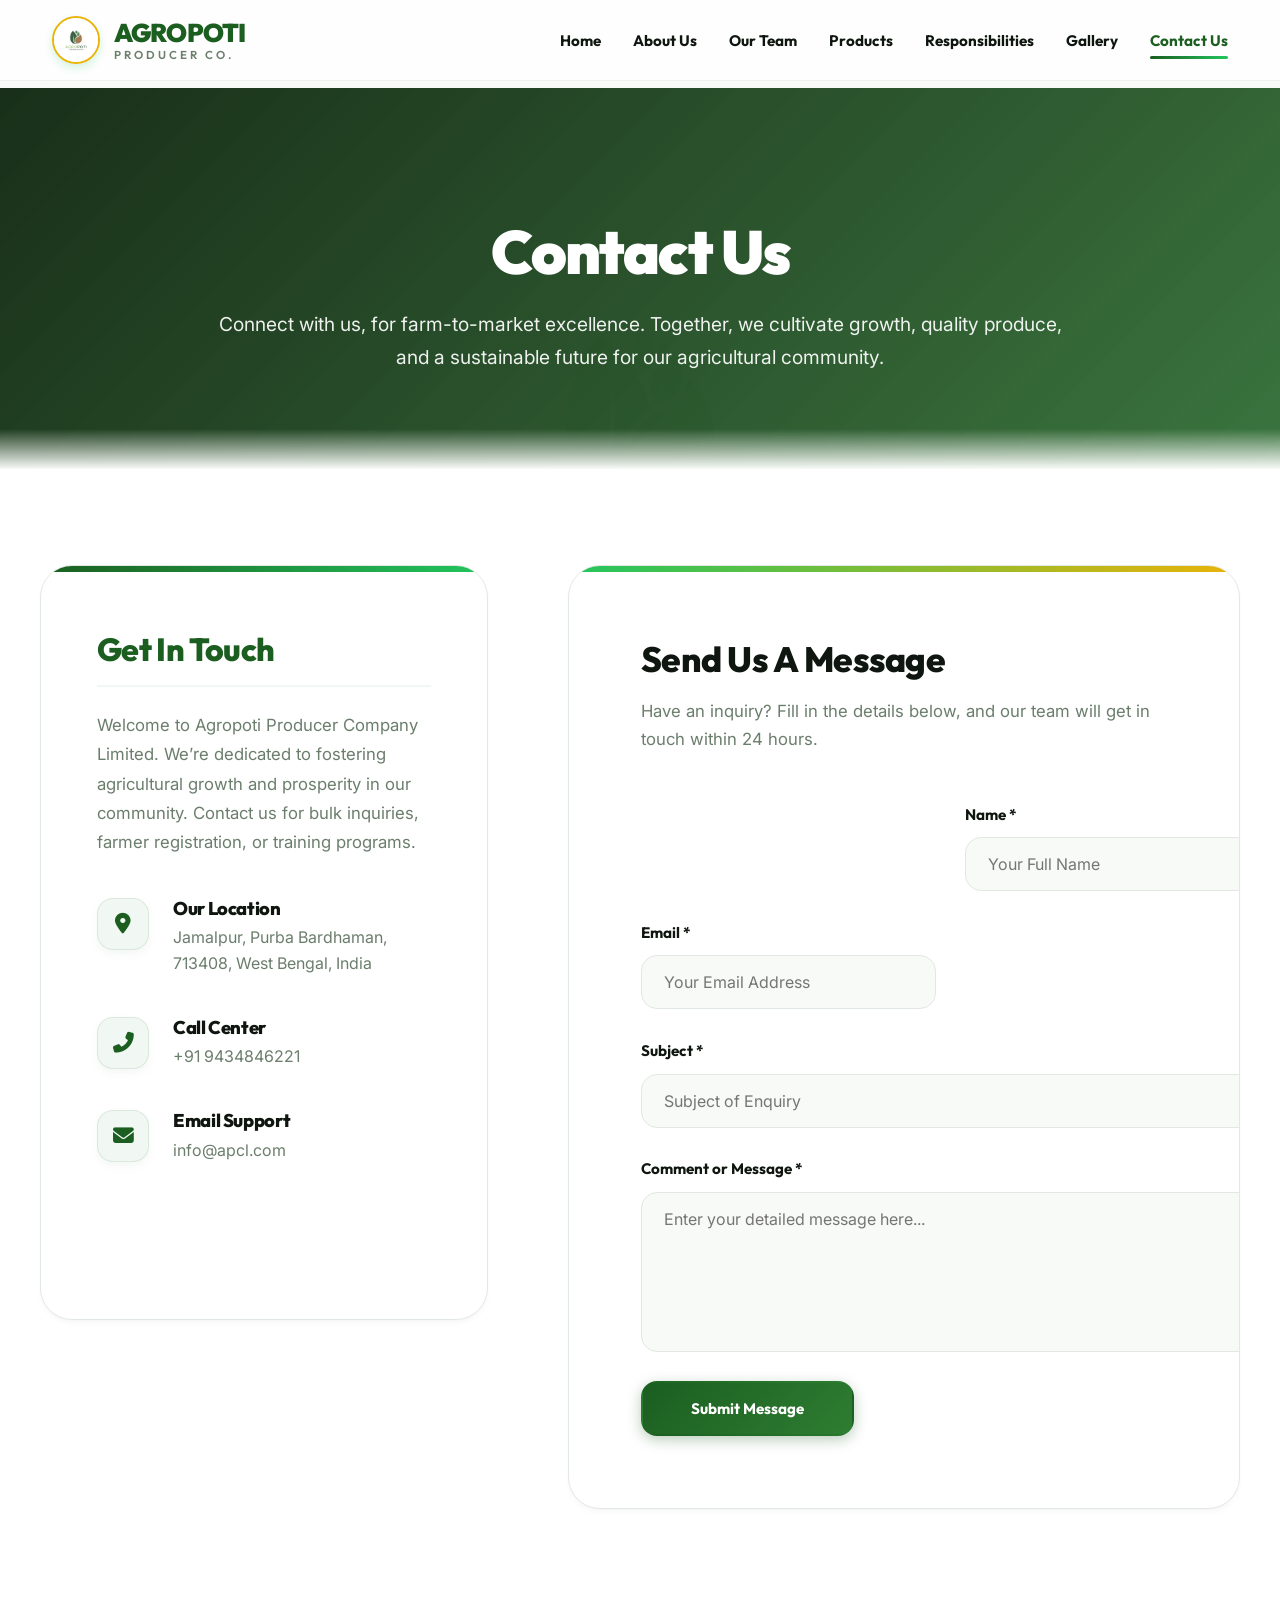
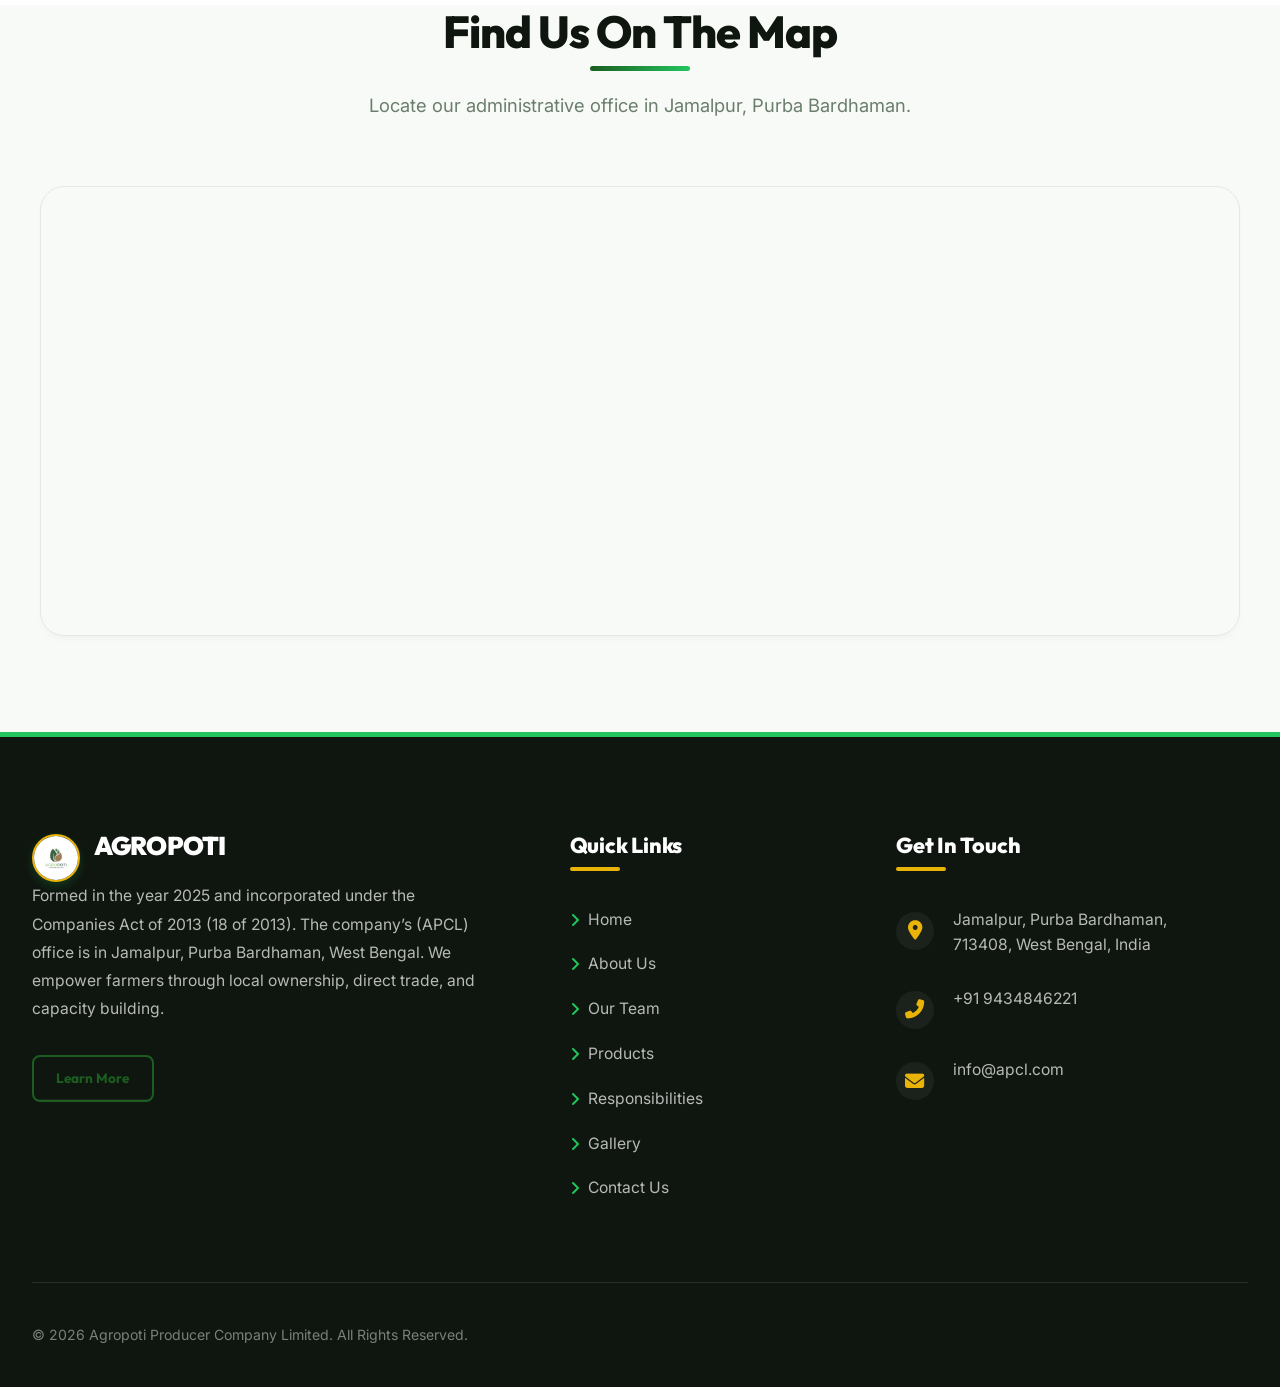
<file: contact.html>
<!DOCTYPE html>
<html lang="en">

<head>
  <meta charset="UTF-8">
  <meta name="viewport" content="width=device-width, initial-scale=1.0">
  <title>Contact Us - Agropoti Producer Company Limited</title>
  <meta name="description"
    content="Get in touch with Agropoti Producer Company Limited. Visit us at Jamalpur, Purba Bardhaman, or send a message online.">
  <!-- Stylesheets -->
  <link rel="stylesheet" href="css/style.css">
  <!-- FontAwesome Icons -->
  <link rel="stylesheet" href="https://cdnjs.cloudflare.com/ajax/libs/font-awesome/6.4.0/css/all.min.css">
</head>

<body>

  <!-- Header Section -->
  <header class="site-header">
    <div class="header-container">
      <div class="logo">
        <a href="index.html">
          <img src="assets/Logo%20Agropoti.jpg" alt="Agropoti Logo" class="logo-img">
          <div class="logo-text">
            <span>AGROPOTI</span>
            <span class="logo-subtext">PRODUCER CO.</span>
          </div>
        </a>
      </div>
      <nav class="main-nav">
        <ul>
          <li><a href="index.html">Home</a></li>
          <li><a href="about.html">About Us</a></li>
          <li><a href="team.html">Our Team</a></li>
          <li><a href="products.html">Products</a></li>
          <li><a href="responsibilities.html">Responsibilities</a></li>
          <li><a href="gallery.html">Gallery</a></li>
          <li class="active"><a href="contact.html">Contact Us</a></li>
        </ul>
      </nav>
      <button class="menu-toggle" aria-label="Toggle Navigation">
        <span></span>
        <span></span>
        <span></span>
      </button>
    </div>
  </header>

  <main>
    <!-- Page Banner -->
    <section class="page-banner">
      <div class="container">
        <h1>Contact Us</h1>
        <p>Connect with us, for farm-to-market excellence. Together, we cultivate growth, quality produce, and a
          sustainable future for our agricultural community.</p>
      </div>
    </section>

    <!-- Get in touch & Form Grid -->
    <section class="section section-bg">
      <div class="container contact-grid">

        <!-- Contact Cards / Info -->
        <div class="contact-info-card">
          <h3>Get In Touch</h3>
          <p>Welcome to Agropoti Producer Company Limited. We’re dedicated to fostering agricultural growth and
            prosperity in our community. Contact us for bulk inquiries, farmer registration, or training programs.</p>

          <ul class="contact-details-list">
            <li>
              <div class="contact-icon-box"><i class="fas fa-map-marker-alt"></i></div>
              <div>
                <h4>Our Location</h4>
                <p>Jamalpur, Purba Bardhaman, 713408, West Bengal, India</p>
              </div>
            </li>
            <li>
              <div class="contact-icon-box"><i class="fas fa-phone-alt"></i></div>
              <div>
                <h4>Call Center</h4>
                <p>+91 9434846221</p>
              </div>
            </li>
            <li>
              <div class="contact-icon-box"><i class="fas fa-envelope"></i></div>
              <div>
                <h4>Email Support</h4>
                <p>info@apcl.com</p>
              </div>
            </li>
          </ul>

          <div class="social-links" style="margin-top: 3rem; justify-content: center;">
            <a href="#" aria-label="Facebook"><i class="fab fa-facebook-f"></i></a>
            <a href="#" aria-label="Twitter"><i class="fab fa-twitter"></i></a>
            <a href="#" aria-label="Youtube"><i class="fab fa-youtube"></i></a>
            <a href="#" aria-label="Instagram"><i class="fab fa-instagram"></i></a>
          </div>
        </div>

        <!-- Contact Form Container -->
        <div class="contact-form-container">
          <h3>Send Us A Message</h3>
          <p>Have an inquiry? Fill in the details below, and our team will get in touch within 24 hours.</p>

          <form class="contact-form">
            <div class="form-status"></div>

            <div class="form-group">
              <label for="name">Name *</label>
              <input type="text" id="name" required placeholder="Your Full Name">
            </div>

            <div class="form-group">
              <label for="email">Email *</label>
              <input type="email" id="email" required placeholder="Your Email Address">
            </div>

            <div class="form-group full-width">
              <label for="subject">Subject *</label>
              <input type="text" id="subject" required placeholder="Subject of Enquiry">
            </div>

            <div class="form-group full-width">
              <label for="message">Comment or Message *</label>
              <textarea id="message" required placeholder="Enter your detailed message here..."></textarea>
            </div>

            <div class="form-group full-width">
              <button type="submit" class="btn btn-primary" style="align-self: flex-start; padding: 1rem 3rem;">Submit
                Message</button>
            </div>
          </form>
        </div>

      </div>
    </section>

    <!-- Embedded Google Map Placeholder -->
    <section class="section" style="padding-top: 0;">
      <div class="container">
        <div class="section-header">
          <h2>Find Us On The Map</h2>
          <p>Locate our administrative office in Jamalpur, Purba Bardhaman.</p>
        </div>
        <div
          style="width: 100%; height: 450px; border-radius: var(--radius-lg); overflow: hidden; box-shadow: var(--shadow-sm); border: 1px solid var(--border);">
          <iframe
            src="https://www.google.com/maps/embed?pb=!1m18!1m12!1m3!1d14695.539304193581!2d87.97906939999999!3d23.0463371!2m3!1f0!2f0!3f0!3m2!1i1024!2i768!4f13.1!3m3!1m2!1s0x39f86cfd5e1ff745%3A0xe5a1768846c4f03!2sJamalpur%2C%20West%20Bengal%20713408!5e0!3m2!1sen!2sin!4v1718228473000!5m2!1sen!2sin"
            width="100%" height="100%" style="border:0;" allowfullscreen="" loading="lazy"
            referrerpolicy="no-referrer-when-downgrade">
          </iframe>
        </div>
      </div>
    </section>
  </main>

  <!-- Footer Section -->
  <footer class="site-footer">
    <div class="footer-grid">
      <div class="footer-col footer-about">
        <div class="logo">
          <a href="index.html">
            <img src="assets/Logo%20Agropoti.jpg" alt="Agropoti Logo" class="logo-img">
            <div class="logo-text">
              <span>AGROPOTI</span>
            </div>
          </a>
        </div>
        <p>Formed in the year 2025 and incorporated under the Companies Act of 2013 (18 of 2013). The company’s (APCL)
          office is in Jamalpur, Purba Bardhaman, West Bengal. We empower farmers through local ownership, direct trade,
          and capacity building.</p>
        <a href="about.html" class="btn btn-sm btn-outline">Learn More</a>
      </div>
      <div class="footer-col footer-links">
        <h3>Quick Links</h3>
        <ul>
          <li><a href="index.html">Home</a></li>
          <li><a href="about.html">About Us</a></li>
          <li><a href="team.html">Our Team</a></li>
          <li><a href="products.html">Products</a></li>
          <li><a href="responsibilities.html">Responsibilities</a></li>
          <li><a href="gallery.html">Gallery</a></li>
          <li><a href="contact.html">Contact Us</a></li>
        </ul>
      </div>
      <div class="footer-col footer-contact">
        <h3>Get In Touch</h3>
        <div class="footer-contact-item">
          <i class="fas fa-map-marker-alt"></i>
          <p>Jamalpur, Purba Bardhaman,<br>713408, West Bengal, India</p>
        </div>
        <div class="footer-contact-item">
          <i class="fas fa-phone-alt"></i>
          <p>+91 9434846221</p>
        </div>
        <div class="footer-contact-item">
          <i class="fas fa-envelope"></i>
          <p>info@apcl.com</p>
        </div>
      </div>
    </div>
    <div class="footer-bottom">
      <p>&copy; 2026 Agropoti Producer Company Limited. All Rights Reserved.</p>
      <!-- <p>Designed for Sustainable Agriculture</p> -->
    </div>
  </footer>

  <!-- Scripts -->
  <script src="js/main.js"></script>
</body>

</html>
</file>
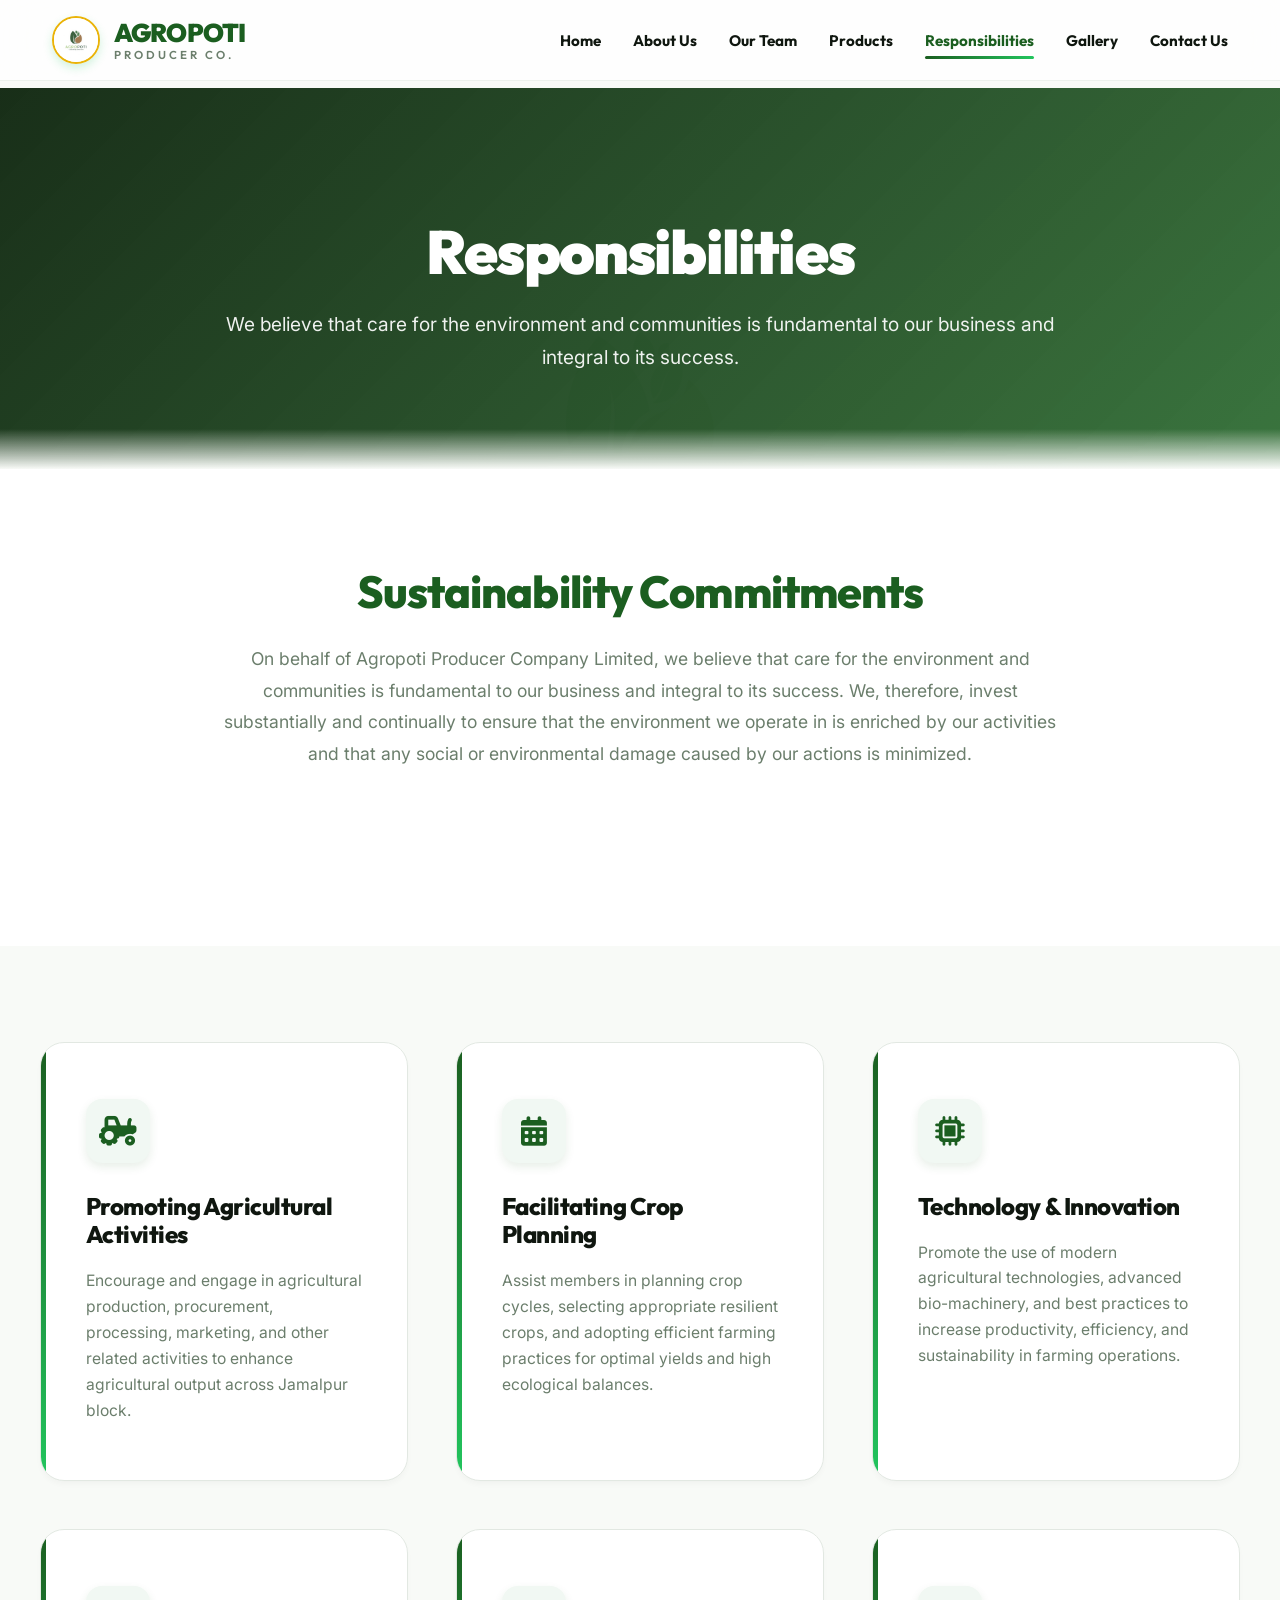
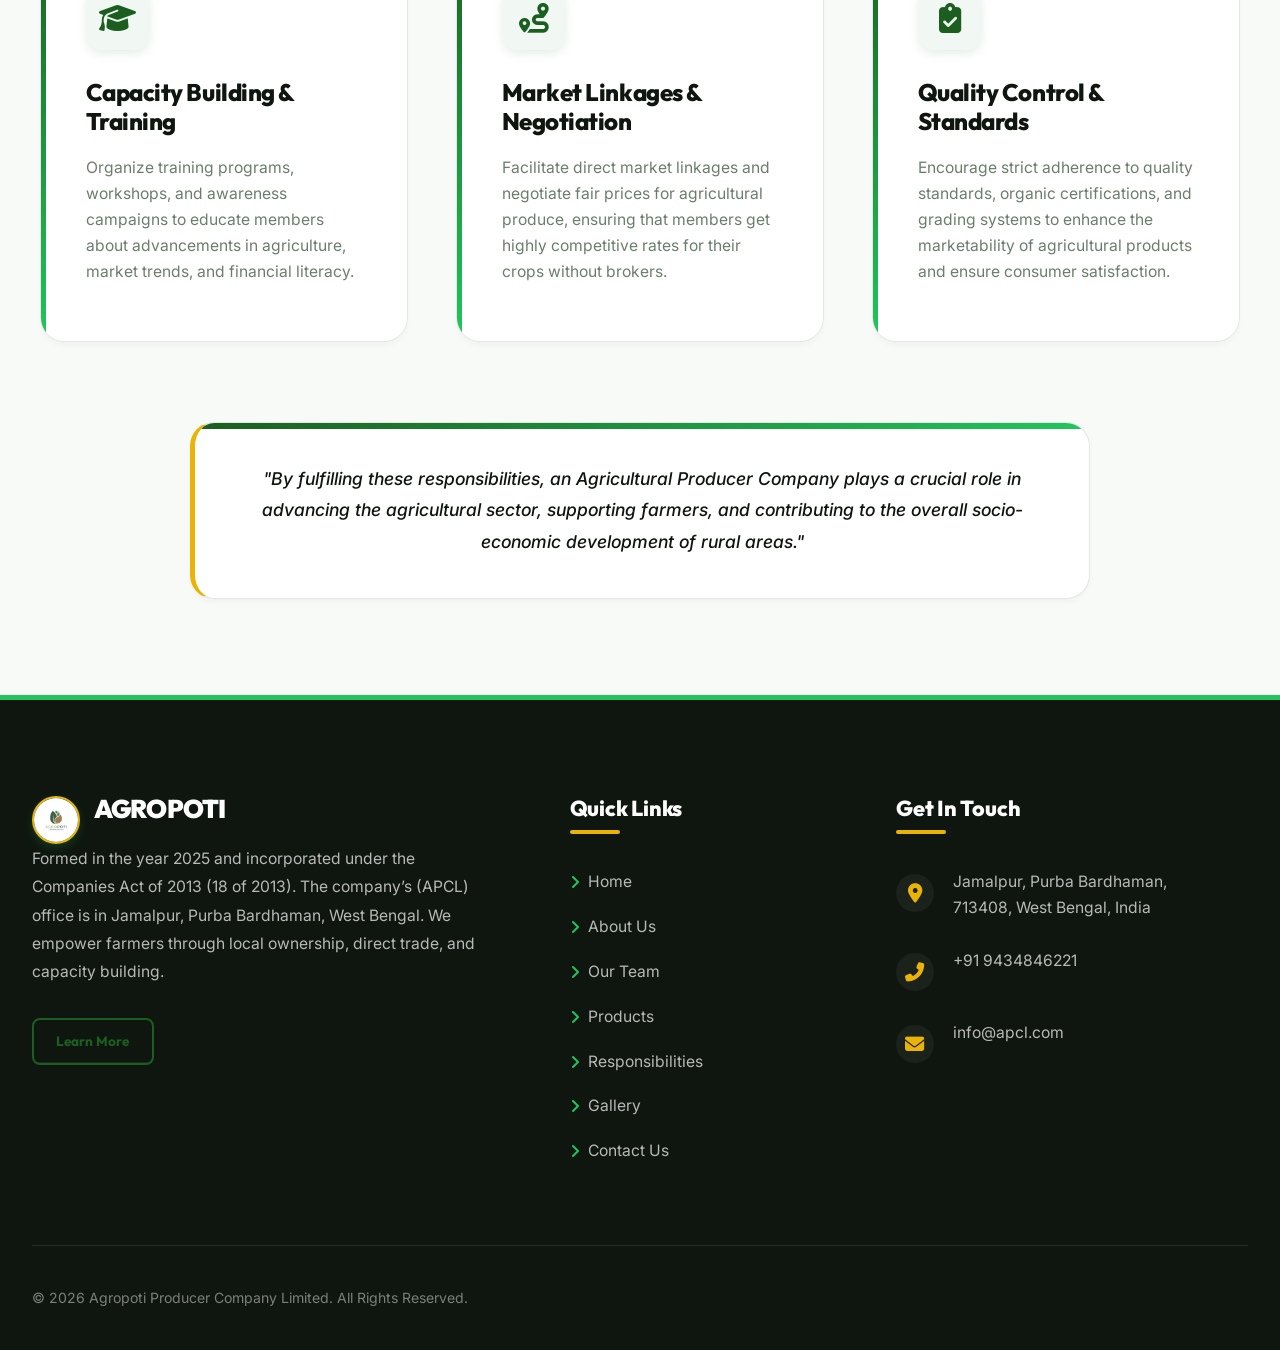
<file: responsibilities.html>
<!DOCTYPE html>
<html lang="en">

<head>
  <meta charset="UTF-8">
  <meta name="viewport" content="width=device-width, initial-scale=1.0">
  <title>Responsibilities - Agropoti Producer Company Limited</title>
  <meta name="description"
    content="Learn about the social, environmental, and operational responsibilities of Agropoti Producer Company Limited.">
  <!-- Stylesheets -->
  <link rel="stylesheet" href="css/style.css">
  <!-- FontAwesome Icons -->
  <link rel="stylesheet" href="https://cdnjs.cloudflare.com/ajax/libs/font-awesome/6.4.0/css/all.min.css">
</head>

<body>

  <!-- Header Section -->
  <header class="site-header">
    <div class="header-container">
      <div class="logo">
        <a href="index.html">
          <img src="assets/Logo%20Agropoti.jpg" alt="Agropoti Logo" class="logo-img">
          <div class="logo-text">
            <span>AGROPOTI</span>
            <span class="logo-subtext">PRODUCER CO.</span>
          </div>
        </a>
      </div>
      <nav class="main-nav">
        <ul>
          <li><a href="index.html">Home</a></li>
          <li><a href="about.html">About Us</a></li>
          <li><a href="team.html">Our Team</a></li>
          <li><a href="products.html">Products</a></li>
          <li class="active"><a href="responsibilities.html">Responsibilities</a></li>
          <li><a href="gallery.html">Gallery</a></li>
          <li><a href="contact.html">Contact Us</a></li>
        </ul>
      </nav>
      <button class="menu-toggle" aria-label="Toggle Navigation">
        <span></span>
        <span></span>
        <span></span>
      </button>
    </div>
  </header>

  <main>
    <!-- Page Banner -->
    <section class="page-banner">
      <div class="container">
        <h1>Responsibilities</h1>
        <p>We believe that care for the environment and communities is fundamental to our business and integral to its
          success.</p>
      </div>
    </section>

    <!-- Sustainability Section -->
    <section class="section section-bg">
      <div class="container" style="max-width: 900px;">
        <div class="team-intro">
          <h2 style="color: var(--primary); margin-bottom: 1.5rem;">Sustainability Commitments</h2>
          <p style="font-size: 1.1rem; line-height: 1.8; margin-bottom: 2rem;">On behalf of Agropoti Producer Company
            Limited, we believe that care for the environment and communities is fundamental to our business and
            integral to its success. We, therefore, invest substantially and continually to ensure that the environment
            we operate in is enriched by our activities and that any social or environmental damage caused by our
            actions is minimized.</p>
        </div>
      </div>
    </section>

    <!-- 6 Core Responsibilities Cards Grid -->
    <section class="section">
      <div class="container">
        <div class="responsibilities-grid">
          <!-- Responsibility 1 -->
          <div class="resp-card">
            <div class="resp-icon"><i class="fas fa-tractor"></i></div>
            <h3>Promoting Agricultural Activities</h3>
            <p>Encourage and engage in agricultural production, procurement, processing, marketing, and other related
              activities to enhance agricultural output across Jamalpur block.</p>
          </div>
          <!-- Responsibility 2 -->
          <div class="resp-card">
            <div class="resp-icon"><i class="fas fa-calendar-alt"></i></div>
            <h3>Facilitating Crop Planning</h3>
            <p>Assist members in planning crop cycles, selecting appropriate resilient crops, and adopting efficient
              farming practices for optimal yields and high ecological balances.</p>
          </div>
          <!-- Responsibility 3 -->
          <div class="resp-card">
            <div class="resp-icon"><i class="fas fa-microchip"></i></div>
            <h3>Technology & Innovation</h3>
            <p>Promote the use of modern agricultural technologies, advanced bio-machinery, and best practices to
              increase productivity, efficiency, and sustainability in farming operations.</p>
          </div>
          <!-- Responsibility 4 -->
          <div class="resp-card">
            <div class="resp-icon"><i class="fas fa-graduation-cap"></i></div>
            <h3>Capacity Building & Training</h3>
            <p>Organize training programs, workshops, and awareness campaigns to educate members about advancements in
              agriculture, market trends, and financial literacy.</p>
          </div>
          <!-- Responsibility 5 -->
          <div class="resp-card">
            <div class="resp-icon"><i class="fas fa-route"></i></div>
            <h3>Market Linkages & Negotiation</h3>
            <p>Facilitate direct market linkages and negotiate fair prices for agricultural produce, ensuring that
              members get highly competitive rates for their crops without brokers.</p>
          </div>
          <!-- Responsibility 6 -->
          <div class="resp-card">
            <div class="resp-icon"><i class="fas fa-clipboard-check"></i></div>
            <h3>Quality Control & Standards</h3>
            <p>Encourage strict adherence to quality standards, organic certifications, and grading systems to enhance
              the marketability of agricultural products and ensure consumer satisfaction.</p>
          </div>
        </div>

        <div class="about-vision-mission" style="max-width: 900px; margin: 0 auto;">
          <div class="vision-card" style="grid-column: span 2; border-left: 5px solid var(--accent); padding: 2.5rem;">
            <p
              style="font-size: 1.1rem; line-height: 1.8; font-style: italic; font-weight: 500; color: var(--dark); text-align: center; margin: 0;">
              "By fulfilling these responsibilities, an Agricultural Producer Company plays a crucial role in advancing
              the agricultural sector, supporting farmers, and contributing to the overall socio-economic development of
              rural areas."
            </p>
          </div>
        </div>
      </div>
    </section>
  </main>

  <!-- Footer Section -->
  <footer class="site-footer">
    <div class="footer-grid">
      <div class="footer-col footer-about">
        <div class="logo">
          <a href="index.html">
            <img src="assets/Logo%20Agropoti.jpg" alt="Agropoti Logo" class="logo-img">
            <div class="logo-text">
              <span>AGROPOTI</span>
            </div>
          </a>
        </div>
        <p>Formed in the year 2025 and incorporated under the Companies Act of 2013 (18 of 2013). The company’s (APCL)
          office is in Jamalpur, Purba Bardhaman, West Bengal. We empower farmers through local ownership, direct trade,
          and capacity building.</p>
        <a href="about.html" class="btn btn-sm btn-outline">Learn More</a>
      </div>
      <div class="footer-col footer-links">
        <h3>Quick Links</h3>
        <ul>
          <li><a href="index.html">Home</a></li>
          <li><a href="about.html">About Us</a></li>
          <li><a href="team.html">Our Team</a></li>
          <li><a href="products.html">Products</a></li>
          <li><a href="responsibilities.html">Responsibilities</a></li>
          <li><a href="gallery.html">Gallery</a></li>
          <li><a href="contact.html">Contact Us</a></li>
        </ul>
      </div>
      <div class="footer-col footer-contact">
        <h3>Get In Touch</h3>
        <div class="footer-contact-item">
          <i class="fas fa-map-marker-alt"></i>
          <p>Jamalpur, Purba Bardhaman,<br>713408, West Bengal, India</p>
        </div>
        <div class="footer-contact-item">
          <i class="fas fa-phone-alt"></i>
          <p>+91 9434846221</p>
        </div>
        <div class="footer-contact-item">
          <i class="fas fa-envelope"></i>
          <p>info@apcl.com</p>
        </div>
      </div>
    </div>
    <div class="footer-bottom">
      <p>&copy; 2026 Agropoti Producer Company Limited. All Rights Reserved.</p>
      <!-- <p>Designed for Sustainable Agriculture</p> -->
    </div>
  </footer>

  <!-- Scripts -->
  <script src="js/main.js"></script>
</body>

</html>
</file>
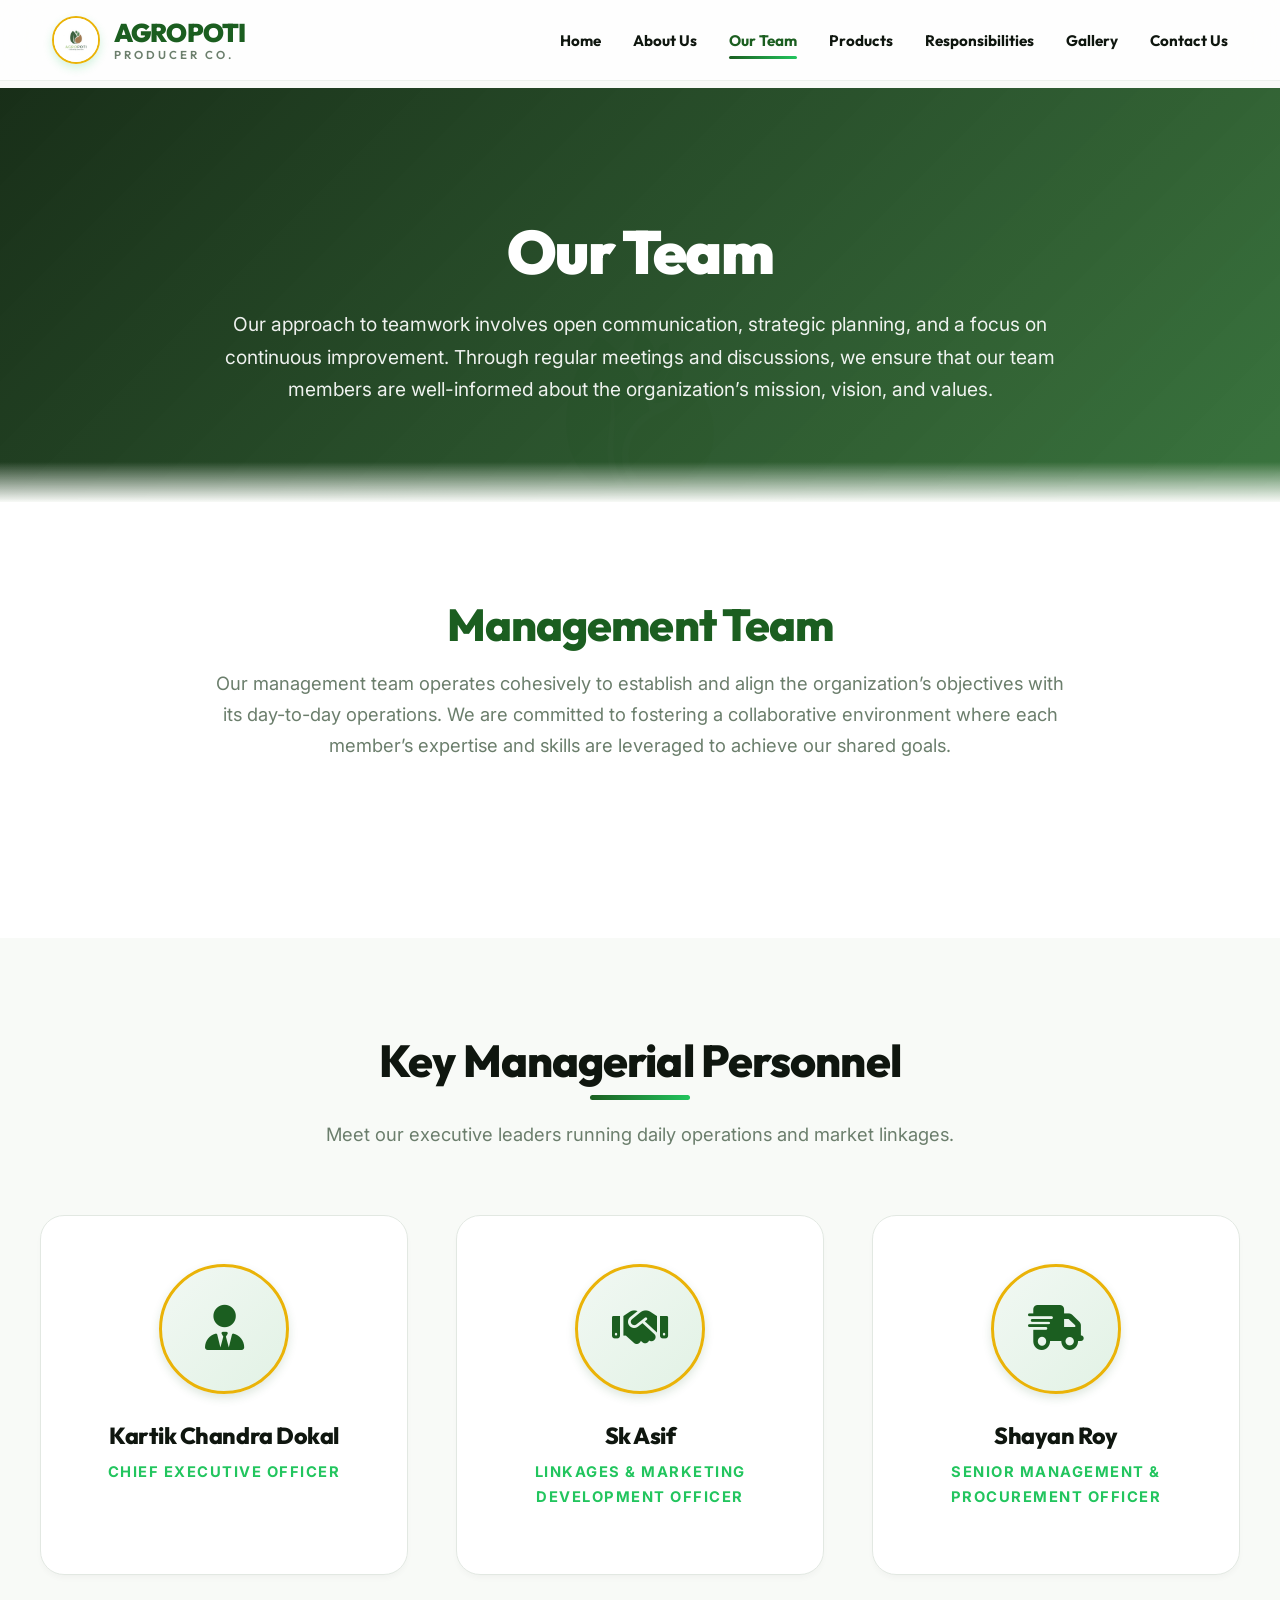
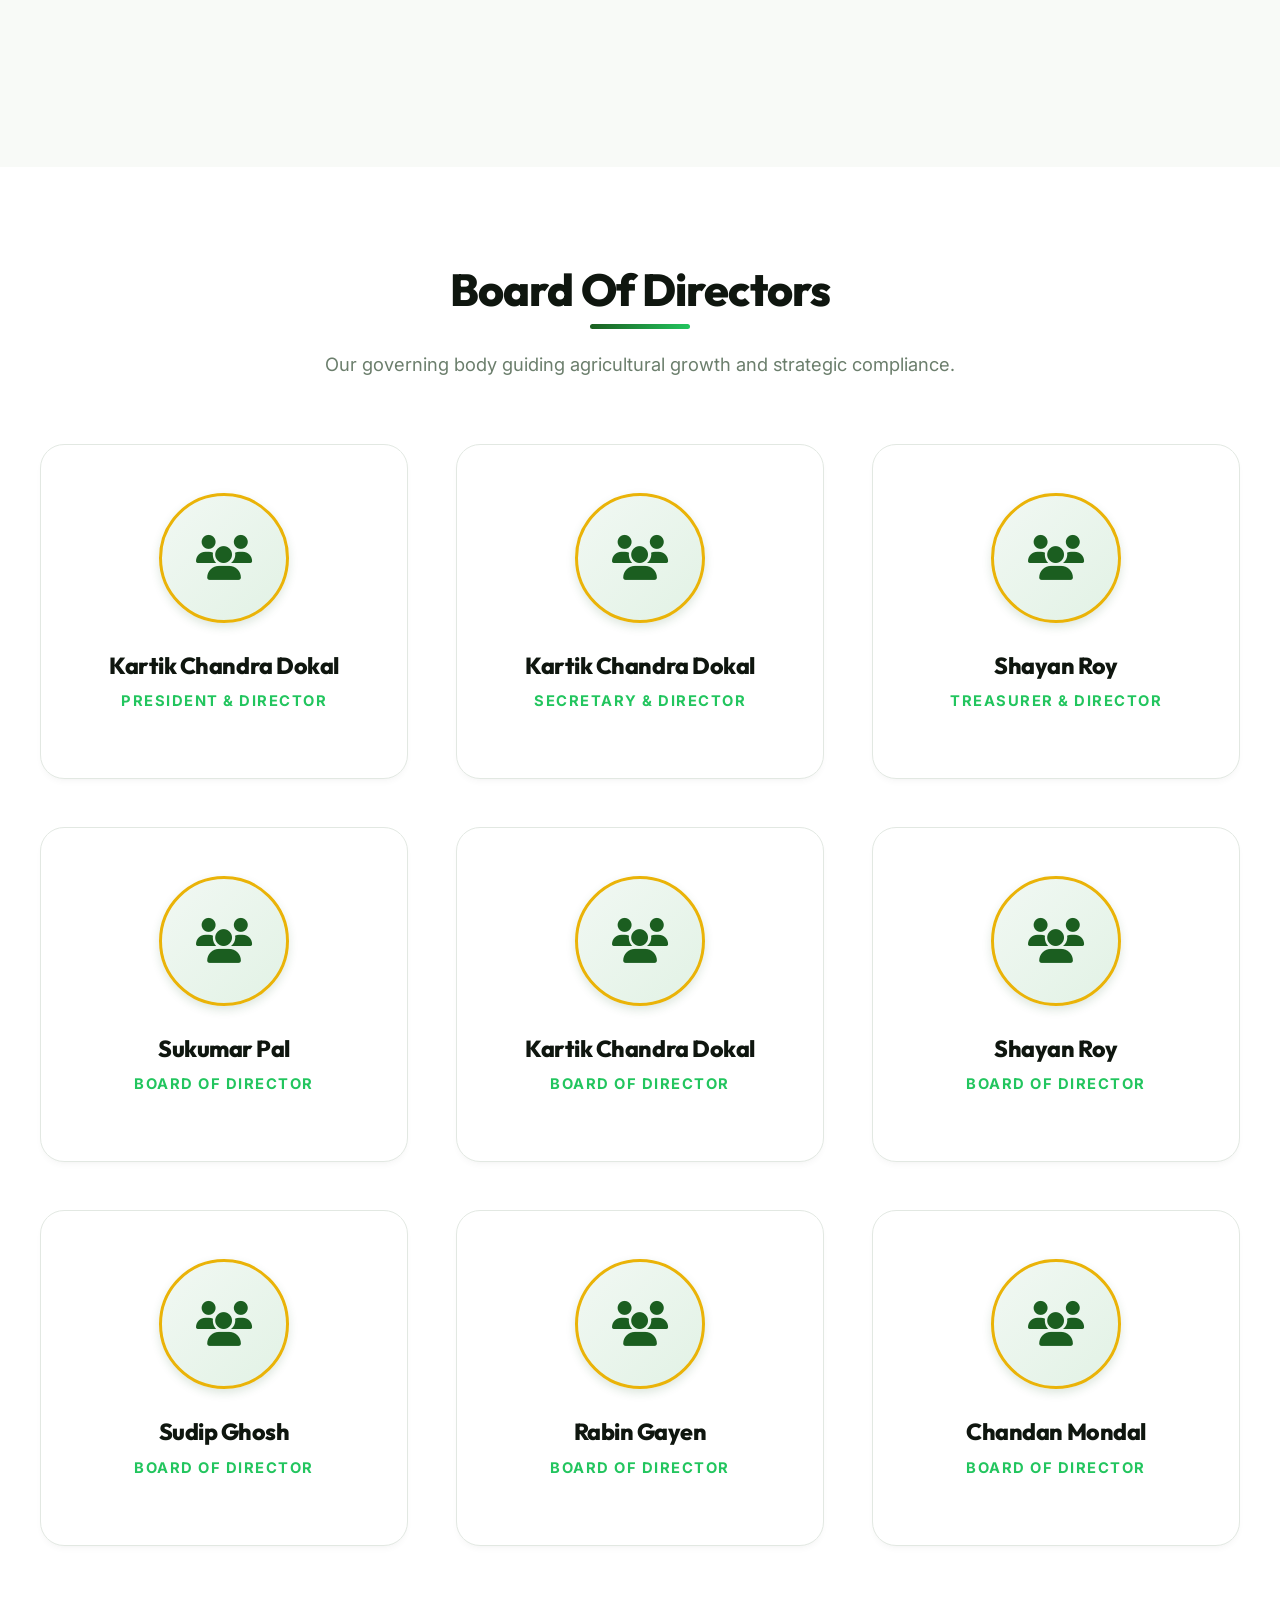
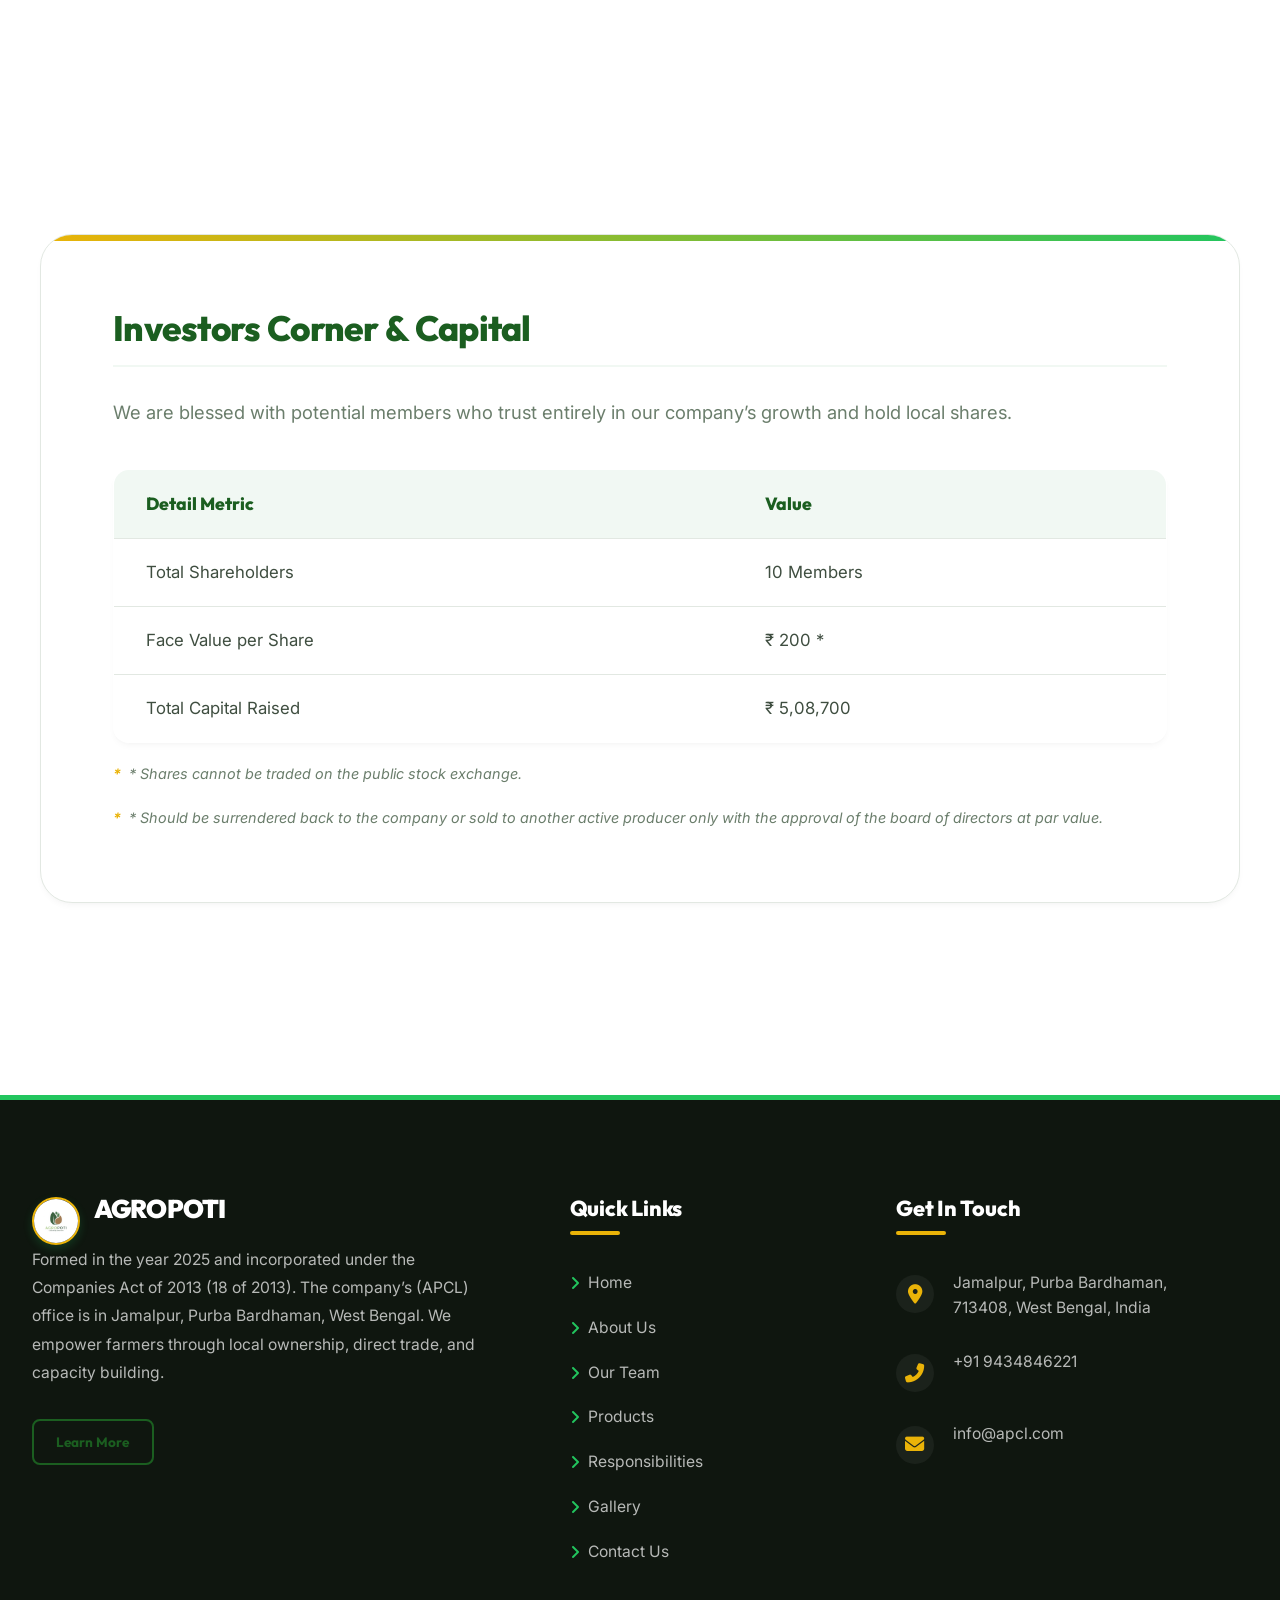
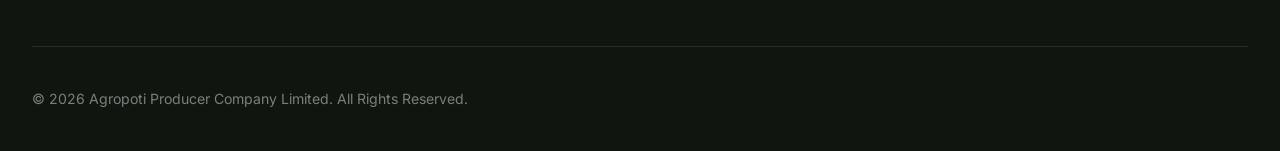
<file: team.html>
<!DOCTYPE html>
<html lang="en">

<head>
  <meta charset="UTF-8">
  <meta name="viewport" content="width=device-width, initial-scale=1.0">
  <title>Our Team - Agropoti Producer Company Limited</title>
  <meta name="description"
    content="Meet the management team, Board of Directors, and key executives behind Agropoti Producer Company Limited.">
  <!-- Stylesheets -->
  <link rel="stylesheet" href="css/style.css">
  <!-- FontAwesome Icons -->
  <link rel="stylesheet" href="https://cdnjs.cloudflare.com/ajax/libs/font-awesome/6.4.0/css/all.min.css">
</head>

<body>

  <!-- Header Section -->
  <header class="site-header">
    <div class="header-container">
      <div class="logo">
        <a href="index.html">
          <img src="assets/Logo%20Agropoti.jpg" alt="Agropoti Logo" class="logo-img">
          <div class="logo-text">
            <span>AGROPOTI</span>
            <span class="logo-subtext">PRODUCER CO.</span>
          </div>
        </a>
      </div>
      <nav class="main-nav">
        <ul>
          <li><a href="index.html">Home</a></li>
          <li><a href="about.html">About Us</a></li>
          <li class="active"><a href="team.html">Our Team</a></li>
          <li><a href="products.html">Products</a></li>
          <li><a href="responsibilities.html">Responsibilities</a></li>
          <li><a href="gallery.html">Gallery</a></li>
          <li><a href="contact.html">Contact Us</a></li>
        </ul>
      </nav>
      <button class="menu-toggle" aria-label="Toggle Navigation">
        <span></span>
        <span></span>
        <span></span>
      </button>
    </div>
  </header>

  <main>
    <!-- Page Banner -->
    <section class="page-banner">
      <div class="container">
        <h1>Our Team</h1>
        <p>Our approach to teamwork involves open communication, strategic planning, and a focus on continuous
          improvement. Through regular meetings and discussions, we ensure that our team members are well-informed about
          the organization’s mission, vision, and values.</p>
      </div>
    </section>

    <!-- Management Team Intro -->
    <section class="section section-bg">
      <div class="container">
        <div class="team-intro">
          <h2 style="color: var(--primary); margin-bottom: 1rem;">Management Team</h2>
          <p>Our management team operates cohesively to establish and align the organization’s objectives with its
            day-to-day operations. We are committed to fostering a collaborative environment where each member’s
            expertise and skills are leveraged to achieve our shared goals.</p>
        </div>
      </div>
    </section>

    <!-- Key Managerial Personnel -->
    <section class="section">
      <div class="container">
        <div class="section-header">
          <h2>Key Managerial Personnel</h2>
          <p>Meet our executive leaders running daily operations and market linkages.</p>
        </div>
        <div class="team-grid">
          <!-- Leader 1 -->
          <div class="team-card">
            <div class="member-avatar">
              <i class="fas fa-user-tie"></i>
            </div>
            <h3>Kartik Chandra Dokal</h3>
            <p class="role">Chief Executive Officer</p>
          </div>
          <!-- Leader 2 -->
          <div class="team-card">
            <div class="member-avatar">
              <i class="fas fa-handshake"></i>
            </div>
            <h3>Sk Asif</h3>
            <p class="role">Linkages & Marketing Development Officer</p>
          </div>
          <!-- Leader 3 -->
          <div class="team-card">
            <div class="member-avatar">
              <i class="fas fa-shipping-fast"></i>
            </div>
            <h3>Shayan Roy</h3>
            <p class="role">Senior Management & Procurement Officer</p>
          </div>
        </div>
      </div>
    </section>

    <!-- Board of Directors -->
    <section class="section section-bg">
      <div class="container">
        <div class="section-header">
          <h2>Board Of Directors</h2>
          <p>Our governing body guiding agricultural growth and strategic compliance.</p>
        </div>
        <div class="team-grid">
          <!-- Member 1 -->
          <div class="team-card">
            <div class="member-avatar"><i class="fas fa-users"></i></div>
            <h3>Kartik Chandra Dokal</h3>
            <p class="role">President & Director</p>
          </div>
          <!-- Member 2 -->
          <div class="team-card">
            <div class="member-avatar"><i class="fas fa-users"></i></div>
            <h3>Kartik Chandra Dokal</h3>
            <p class="role">Secretary & Director</p>
          </div>
          <!-- Member 3 -->
          <div class="team-card">
            <div class="member-avatar"><i class="fas fa-users"></i></div>
            <h3>Shayan Roy</h3>
            <p class="role">Treasurer & Director</p>
          </div>
          <!-- Member 4 -->
          <div class="team-card">
            <div class="member-avatar"><i class="fas fa-users"></i></div>
            <h3>Sukumar Pal</h3>
            <p class="role">Board Of Director</p>
          </div>
          <!-- Member 5 -->
          <div class="team-card">
            <div class="member-avatar"><i class="fas fa-users"></i></div>
            <h3>Kartik Chandra Dokal</h3>
            <p class="role">Board Of Director</p>
          </div>
          <!-- Member 6 -->
          <div class="team-card">
            <div class="member-avatar"><i class="fas fa-users"></i></div>
            <h3>Shayan Roy</h3>
            <p class="role">Board Of Director</p>
          </div>
          <!-- Member 7 -->
          <div class="team-card">
            <div class="member-avatar"><i class="fas fa-users"></i></div>
            <h3>Sudip Ghosh</h3>
            <p class="role">Board Of Director</p>
          </div>
          <!-- Member 8 -->
          <div class="team-card">
            <div class="member-avatar"><i class="fas fa-users"></i></div>
            <h3>Rabin Gayen</h3>
            <p class="role">Board Of Director</p>
          </div>
          <!-- Member 9 -->
          <div class="team-card">
            <div class="member-avatar"><i class="fas fa-users"></i></div>
            <h3>Chandan Mondal</h3>
            <p class="role">Board Of Director</p>
          </div>
        </div>
      </div>
    </section>

    <!-- Supporting Partners
    <section class="section">
      <div class="container team-partners">
        <h2>Our Supporting Partners</h2>
        <div class="partners-content">
          <p>APCL is formed by the selfless support of the Aditya Birla group. They have been supporting us from the
            very first moment of our existence. From 2019 to 2023 and onward, they believe in our capability and
            continuously support us in capacity building.</p>
          <p><strong>Special thanks to:</strong> “Aditya Birla Jan Seva Trust” c/o - Aditya Birla Insulator, Rishra.</p>
        </div>
      </div>
    </section>  -->

    <!-- Investors Corner -->
    <section class="section section-bg">
      <div class="container investors-corner">
        <h2>Investors Corner & Capital</h2>
        <div class="investors-content">
          <p>We are blessed with potential members who trust entirely in our company’s growth and hold local shares.</p>

          <table class="investment-table">
            <thead>
              <tr>
                <th>Detail Metric</th>
                <th>Value</th>
              </tr>
            </thead>
            <tbody>
              <tr>
                <td>Total Shareholders</td>
                <td>10 Members</td>
              </tr>
              <tr>
                <td>Face Value per Share</td>
                <td>₹ 200 *</td>
              </tr>
              <tr>
                <td>Total Capital Raised</td>
                <td>₹ 5,08,700</td>
              </tr>
            </tbody>
          </table>
          <span class="table-footnote">* Shares cannot be traded on the public stock exchange.</span>
          <span class="table-footnote">* Should be surrendered back to the company or sold to another active producer
            only with the approval of the board of directors at par value.</span>
        </div>
      </div>
    </section>
  </main>

  <!-- Footer Section -->
  <footer class="site-footer">
    <div class="footer-grid">
      <div class="footer-col footer-about">
        <div class="logo">
          <a href="index.html">
            <img src="assets/Logo%20Agropoti.jpg" alt="Agropoti Logo" class="logo-img">
            <div class="logo-text">
              <span>AGROPOTI</span>
            </div>
          </a>
        </div>
        <p>Formed in the year 2025 and incorporated under the Companies Act of 2013 (18 of 2013). The company’s (APCL)
          office is in Jamalpur, Purba Bardhaman, West Bengal. We empower farmers through local ownership, direct trade,
          and capacity building.</p>
        <a href="about.html" class="btn btn-sm btn-outline">Learn More</a>
      </div>
      <div class="footer-col footer-links">
        <h3>Quick Links</h3>
        <ul>
          <li><a href="index.html">Home</a></li>
          <li><a href="about.html">About Us</a></li>
          <li><a href="team.html">Our Team</a></li>
          <li><a href="products.html">Products</a></li>
          <li><a href="responsibilities.html">Responsibilities</a></li>
          <li><a href="gallery.html">Gallery</a></li>
          <li><a href="contact.html">Contact Us</a></li>
        </ul>
      </div>
      <div class="footer-col footer-contact">
        <h3>Get In Touch</h3>
        <div class="footer-contact-item">
          <i class="fas fa-map-marker-alt"></i>
          <p>Jamalpur, Purba Bardhaman,<br>713408, West Bengal, India</p>
        </div>
        <div class="footer-contact-item">
          <i class="fas fa-phone-alt"></i>
          <p>+91 9434846221</p>
        </div>
        <div class="footer-contact-item">
          <i class="fas fa-envelope"></i>
          <p>info@apcl.com</p>
        </div>
      </div>
    </div>
    <div class="footer-bottom">
      <p>&copy; 2026 Agropoti Producer Company Limited. All Rights Reserved.</p>
      <!-- <p>Designed for Sustainable Agriculture</p> -->
    </div>
  </footer>

  <!-- Scripts -->
  <script src="js/main.js"></script>
</body>

</html>
</file>
<file: css/style.css>
/* Import Google Fonts */
@import url('https://fonts.googleapis.com/css2?family=Inter:wght@300;400;500;600;700&family=Outfit:wght@400;500;600;700;800;900&display=swap');

/* CSS Variables */
:root {
  /* Color Palette - Premium Organic Forest Theme */
  --primary-rgb: 27, 94, 32;
  --primary: #1b5e20;
  --primary-light: #2e7d32;
  --primary-dark: #0c380e;
  --primary-bg: #f1f8f3;
  --secondary: #22c55e;
  --secondary-rgb: 34, 197, 94;
  --accent: #eab308;
  --accent-light: #fef08a;
  --dark: #0f160f;
  --text: #3f4e40;
  --text-muted: #6b7e6c;
  --light: #f8faf7;
  --white: #ffffff;
  --border: #e2e8e2;
  --glow: rgba(34, 197, 94, 0.15);
  
  /* Fonts */
  --font-headings: 'Outfit', sans-serif;
  --font-body: 'Inter', sans-serif;
  
  /* Shadow Systems */
  --shadow-sm: 0 4px 6px -1px rgba(0, 0, 0, 0.03), 0 2px 4px -2px rgba(0, 0, 0, 0.02);
  --shadow-md: 0 10px 15px -3px rgba(16, 24, 16, 0.05), 0 4px 6px -4px rgba(16, 24, 16, 0.03);
  --shadow-lg: 0 20px 25px -5px rgba(16, 24, 16, 0.08), 0 8px 10px -6px rgba(16, 24, 16, 0.05);
  --shadow-glow: 0 0 25px rgba(34, 197, 94, 0.25);
  
  /* Transitions */
  --transition-fast: all 0.2s cubic-bezier(0.4, 0, 0.2, 1);
  --transition: all 0.4s cubic-bezier(0.4, 0, 0.2, 1);
  --transition-slow: all 0.6s cubic-bezier(0.4, 0, 0.2, 1);
  
  /* Border Radius */
  --radius-sm: 8px;
  --radius-md: 16px;
  --radius-lg: 24px;
  --radius-xl: 32px;
}

/* Reset Styles */
*, *::before, *::after {
  box-sizing: border-box;
  margin: 0;
  padding: 0;
}

html {
  scroll-behavior: smooth;
  font-size: 16px;
}

body {
  font-family: var(--font-body);
  color: var(--text);
  background-color: var(--light);
  line-height: 1.7;
  overflow-x: hidden;
  -webkit-font-smoothing: antialiased;
  position: relative;
}

body::before {
  content: '';
  position: fixed;
  top: 0;
  left: 0;
  width: 100%;
  height: 100%;
  background-image: url('../assets/Logo%20Agropoti.jpg');
  background-position: center;
  background-repeat: no-repeat;
  background-size: 550px;
  opacity: 0.08; /* Subtle but clear watermark */
  z-index: -1;
  pointer-events: none;
}

h1, h2, h3, h4, h5, h6 {
  font-family: var(--font-headings);
  color: var(--dark);
  font-weight: 800;
  line-height: 1.2;
  letter-spacing: -0.02em;
}

a {
  color: inherit;
  text-decoration: none;
  transition: var(--transition-fast);
}

img {
  max-width: 100%;
  height: auto;
  display: block;
}

/* Scrollbar Style */
::-webkit-scrollbar {
  width: 10px;
}
::-webkit-scrollbar-track {
  background: var(--light);
}
::-webkit-scrollbar-thumb {
  background: var(--border);
  border-radius: 5px;
}
::-webkit-scrollbar-thumb:hover {
  background: var(--primary-light);
}

/* Buttons */
.btn {
  display: inline-flex;
  align-items: center;
  justify-content: center;
  padding: 0.9rem 2.2rem;
  font-family: var(--font-headings);
  font-weight: 700;
  border-radius: var(--radius-md);
  border: 2px solid transparent;
  cursor: pointer;
  transition: var(--transition);
  font-size: 0.95rem;
  gap: 0.6rem;
  position: relative;
  overflow: hidden;
  z-index: 1;
}

.btn::after {
  content: '';
  position: absolute;
  top: 0;
  left: 0;
  width: 100%;
  height: 100%;
  background: rgba(255, 255, 255, 0.1);
  transform: translateY(100%);
  transition: var(--transition);
  z-index: -1;
}

.btn:hover::after {
  transform: translateY(0);
}

.btn-primary {
  background: linear-gradient(135deg, var(--primary), var(--primary-light));
  color: var(--white);
  box-shadow: 0 4px 14px 0 rgba(27, 94, 32, 0.3);
}

.btn-primary:hover {
  transform: translateY(-3px);
  box-shadow: 0 8px 20px 0 rgba(27, 94, 32, 0.4), var(--shadow-glow);
}

.btn-outline {
  background-color: transparent;
  border: 2px solid var(--primary);
  color: var(--primary);
}

.btn-outline:hover {
  background: linear-gradient(135deg, var(--primary), var(--primary-light));
  color: var(--white);
  transform: translateY(-3px);
  box-shadow: 0 8px 20px 0 rgba(27, 94, 32, 0.2);
}

.btn-white {
  background-color: var(--white);
  color: var(--primary);
  box-shadow: var(--shadow-md);
}

.btn-white:hover {
  background-color: var(--primary-bg);
  transform: translateY(-3px);
  box-shadow: var(--shadow-lg);
}

.btn-sm {
  padding: 0.6rem 1.4rem;
  font-size: 0.85rem;
  border-radius: var(--radius-sm);
}

/* Navigation Header */
header.site-header {
  position: fixed;
  top: 0;
  left: 0;
  width: 100%;
  z-index: 1000;
  background-color: rgba(255, 255, 255, 0.8);
  backdrop-filter: blur(20px);
  -webkit-backdrop-filter: blur(20px);
  border-bottom: 1px solid rgba(27, 94, 32, 0.08);
  transition: var(--transition);
}

header.site-header.scrolled {
  background-color: rgba(255, 255, 255, 0.95);
  box-shadow: var(--shadow-md);
  padding: 0.3rem 0;
}

.header-container {
  max-width: 1240px;
  margin: 0 auto;
  padding: 1rem 2rem;
  display: flex;
  justify-content: space-between;
  align-items: center;
}

.logo a {
  display: flex;
  align-items: center;
  gap: 0.85rem;
}

.logo-icon, .logo-img {
  width: 48px;
  height: 48px;
  border-radius: 50%;
  border: 2px solid var(--accent);
  box-shadow: 0 4px 10px rgba(34, 197, 94, 0.2);
  object-fit: cover;
}

.logo-icon {
  background: linear-gradient(135deg, var(--primary), var(--secondary));
  display: flex;
  align-items: center;
  justify-content: center;
  color: var(--white);
  font-weight: 900;
  font-family: var(--font-headings);
  font-size: 1.6rem;
}

.logo-text {
  font-family: var(--font-headings);
  font-weight: 900;
  font-size: 1.6rem;
  color: var(--primary);
  display: flex;
  flex-direction: column;
  line-height: 1;
  letter-spacing: -0.03em;
}

.logo-subtext {
  font-size: 0.72rem;
  font-weight: 600;
  color: var(--text-muted);
  letter-spacing: 3px;
  margin-top: 3px;
}

nav.main-nav ul {
  display: flex;
  list-style: none;
  gap: 2rem;
  align-items: center;
}

nav.main-nav ul li a {
  font-family: var(--font-headings);
  font-weight: 700;
  font-size: 0.95rem;
  color: var(--dark);
  position: relative;
  padding: 0.6rem 0;
}

nav.main-nav ul li a::after {
  content: '';
  position: absolute;
  bottom: 0;
  left: 0;
  width: 0;
  height: 3px;
  background: linear-gradient(to right, var(--primary), var(--secondary));
  border-radius: 2px;
  transition: var(--transition);
}

nav.main-nav ul li a:hover::after,
nav.main-nav ul li.active a::after {
  width: 100%;
}

nav.main-nav ul li a:hover,
nav.main-nav ul li.active a {
  color: var(--primary);
}

.menu-toggle {
  display: none;
  flex-direction: column;
  justify-content: space-between;
  width: 30px;
  height: 20px;
  cursor: pointer;
  background: transparent;
  border: none;
  padding: 0;
}

.menu-toggle span {
  display: block;
  height: 3px;
  width: 100%;
  background-color: var(--primary);
  border-radius: 3px;
  transition: var(--transition);
}

/* Sections Wrapper */
main {
  margin-top: 88px; /* offset for fixed header */
}

.section {
  padding: 6rem 2rem;
  position: relative;
}

.section-bg {
  background-color: rgba(255, 255, 255, 0.88);
  background-image: radial-gradient(var(--border) 0.5px, transparent 0.5px), radial-gradient(var(--border) 0.5px, rgba(255, 255, 255, 0.88) 0.5px);
  background-size: 20px 20px;
  background-position: 0 0, 10px 10px;
}

.container {
  max-width: 1200px;
  margin: 0 auto;
}

.section-header {
  text-align: center;
  max-width: 750px;
  margin: 0 auto 4rem auto;
}

.section-header h2 {
  font-size: 2.8rem;
  color: var(--dark);
  margin-bottom: 1.2rem;
  position: relative;
  display: inline-block;
  padding-bottom: 0.8rem;
}

.section-header h2::after {
  content: '';
  position: absolute;
  bottom: 0;
  left: 50%;
  transform: translateX(-50%);
  width: 100px;
  height: 5px;
  background: linear-gradient(to right, var(--primary), var(--secondary));
  border-radius: 3px;
}

.section-header p {
  font-size: 1.15rem;
  color: var(--text-muted);
}

/* Hero Section */
.hero {
  background: linear-gradient(135deg, rgba(15, 38, 15, 0.96), rgba(27, 94, 32, 0.86)), url('https://images.unsplash.com/photo-1500937386664-56d1dfef3854?q=80&w=1470&auto=format&fit=crop') no-repeat center center/cover;
  color: var(--white);
  padding: 10rem 2rem 8rem 2rem;
  position: relative;
  overflow: hidden;
}

/* Background Animated Circle */
.hero::before {
  content: '';
  position: absolute;
  top: -10%;
  right: -5%;
  width: 500px;
  height: 500px;
  border-radius: 50%;
  background: radial-gradient(circle, rgba(34, 197, 94, 0.15) 0%, transparent 70%);
  filter: blur(50px);
  pointer-events: none;
}

.hero::after {
  content: '';
  position: absolute;
  bottom: 0;
  left: 0;
  width: 100%;
  height: 80px;
  background: linear-gradient(to top, var(--light), transparent);
}

.hero-grid {
  display: grid;
  grid-template-columns: 1.2fr 0.8fr;
  gap: 5rem;
  align-items: center;
}

.hero-content h1 {
  font-size: 4rem;
  color: var(--white);
  margin-bottom: 1.5rem;
  font-weight: 900;
  line-height: 1.1;
  background: linear-gradient(135deg, var(--white) 60%, var(--accent-light));
  -webkit-background-clip: text;
  -webkit-text-fill-color: transparent;
}

.hero-content p {
  font-size: 1.25rem;
  line-height: 1.8;
  margin-bottom: 2.5rem;
  color: rgba(255, 255, 255, 0.9);
}

.hero-actions {
  display: flex;
  gap: 1.5rem;
  flex-wrap: wrap;
}

.hero-card {
  background: rgba(255, 255, 255, 0.08);
  backdrop-filter: blur(25px);
  -webkit-backdrop-filter: blur(25px);
  padding: 3rem;
  border-radius: var(--radius-lg);
  border: 1px solid rgba(255, 255, 255, 0.15);
  box-shadow: var(--shadow-lg);
  position: relative;
}

.hero-card::before {
  content: '';
  position: absolute;
  top: 0;
  left: 0;
  right: 0;
  bottom: 0;
  border-radius: var(--radius-lg);
  background: linear-gradient(135deg, rgba(255, 255, 255, 0.1), transparent);
  pointer-events: none;
  z-index: -1;
}

.hero-card h3 {
  color: var(--white);
  margin-bottom: 1.8rem;
  font-size: 1.6rem;
  display: flex;
  align-items: center;
  gap: 0.6rem;
  border-bottom: 1px solid rgba(255, 255, 255, 0.15);
  padding-bottom: 1rem;
}

.hero-card h3 i {
  color: var(--accent);
}

.contact-snippet-item {
  display: flex;
  align-items: flex-start;
  gap: 1.2rem;
  margin-bottom: 1.8rem;
}

.contact-snippet-item i {
  color: var(--accent);
  font-size: 1.35rem;
  margin-top: 4px;
  background: rgba(234, 179, 8, 0.15);
  width: 36px;
  height: 36px;
  border-radius: 50%;
  display: flex;
  align-items: center;
  justify-content: center;
}

.contact-snippet-item p {
  font-size: 1rem;
  margin: 0;
}

.social-links {
  display: flex;
  gap: 1rem;
  margin-top: 2rem;
  justify-content: center;
}

.social-links a {
  width: 44px;
  height: 44px;
  background-color: rgba(255, 255, 255, 0.08);
  border-radius: 50%;
  display: flex;
  align-items: center;
  justify-content: center;
  color: var(--white);
  transition: var(--transition);
  border: 1px solid rgba(255, 255, 255, 0.1);
}

.social-links a:hover {
  background: linear-gradient(135deg, var(--accent), #f59e0b);
  color: var(--dark);
  transform: translateY(-4px) rotate(360deg);
  box-shadow: 0 8px 16px rgba(234, 179, 8, 0.4);
}

/* Feature Products Showcase (Grid) */
.product-grid {
  display: grid;
  grid-template-columns: repeat(auto-fit, minmax(340px, 1fr));
  gap: 3rem;
  margin-bottom: 4rem;
}

.product-card {
  background-color: var(--white);
  border-radius: var(--radius-lg);
  overflow: hidden;
  box-shadow: var(--shadow-sm);
  border: 1px solid var(--border);
  transition: var(--transition-slow);
  display: flex;
  flex-direction: column;
  height: 100%;
  position: relative;
}

.product-card::before {
  content: '';
  position: absolute;
  top: 0;
  left: 0;
  width: 100%;
  height: 100%;
  background: radial-gradient(circle at 50% 0%, var(--glow), transparent 60%);
  opacity: 0;
  transition: var(--transition);
  pointer-events: none;
  z-index: 2;
}

.product-card:hover {
  transform: translateY(-12px);
  box-shadow: var(--shadow-lg), 0 10px 25px -5px rgba(34, 197, 94, 0.1);
  border-color: rgba(34, 197, 94, 0.3);
}

.product-card:hover::before {
  opacity: 1;
}

.product-image {
  height: 260px;
  position: relative;
  overflow: hidden;
  background-color: #f3f4f6;
}

.product-image img {
  width: 100%;
  height: 100%;
  object-fit: cover;
  transition: var(--transition-slow);
}

.product-card:hover .product-image img {
  transform: scale(1.08);
}

.product-badge {
  position: absolute;
  top: 1.25rem;
  right: 1.25rem;
  background: linear-gradient(135deg, var(--accent), #f59e0b);
  color: var(--dark);
  padding: 0.5rem 1.2rem;
  font-size: 0.75rem;
  font-weight: 800;
  border-radius: 50px;
  text-transform: uppercase;
  letter-spacing: 1.5px;
  box-shadow: 0 4px 10px rgba(234, 179, 8, 0.3);
  z-index: 5;
}

.product-details {
  padding: 2.2rem;
  display: flex;
  flex-direction: column;
  flex-grow: 1;
  position: relative;
  z-index: 3;
}

.product-details h3 {
  font-size: 1.6rem;
  margin-bottom: 0.8rem;
  color: var(--dark);
  transition: var(--transition-fast);
}

.product-card:hover .product-details h3 {
  color: var(--primary);
}

.product-details p {
  color: var(--text-muted);
  margin-bottom: 1.8rem;
  font-size: 0.98rem;
  line-height: 1.65;
  flex-grow: 1;
}

.whatsapp-btn {
  background: linear-gradient(135deg, #25d366, #128c7e);
  color: var(--white);
  border-radius: var(--radius-md);
  padding: 0.9rem 1.8rem;
  font-weight: 700;
  display: inline-flex;
  align-items: center;
  justify-content: center;
  gap: 0.6rem;
  transition: var(--transition);
  font-size: 0.98rem;
  border: none;
  cursor: pointer;
  width: 100%;
  box-shadow: 0 4px 12px rgba(37, 211, 102, 0.2);
}

.whatsapp-btn:hover {
  background: linear-gradient(135deg, #128c7e, #075e54);
  transform: translateY(-2px);
  box-shadow: 0 8px 20px rgba(37, 211, 102, 0.3);
}

/* About/Story Preview */
.story-grid {
  display: grid;
  grid-template-columns: 1fr 1fr;
  gap: 5rem;
  align-items: center;
}

.story-image {
  position: relative;
}

.story-image img {
  border-radius: var(--radius-xl);
  box-shadow: var(--shadow-lg);
  border: 4px solid var(--white);
  position: relative;
  z-index: 2;
  transition: var(--transition-slow);
}

.story-image:hover img {
  transform: scale(1.02);
}

.story-image::before {
  content: '';
  position: absolute;
  top: -25px;
  left: -25px;
  width: 120px;
  height: 120px;
  border-top: 6px solid var(--accent);
  border-left: 6px solid var(--accent);
  border-radius: var(--radius-md) 0 0 0;
  z-index: 1;
}

.story-image::after {
  content: '';
  position: absolute;
  bottom: -20px;
  right: -20px;
  width: 200px;
  height: 200px;
  background-color: var(--primary-bg);
  border-radius: var(--radius-lg);
  z-index: -1;
}

.story-content .subheading {
  font-family: var(--font-headings);
  font-weight: 800;
  color: var(--secondary);
  font-size: 1.1rem;
  text-transform: uppercase;
  letter-spacing: 3px;
  margin-bottom: 1rem;
  display: block;
}

.story-content h2 {
  font-size: 2.8rem;
  margin-bottom: 1.5rem;
  color: var(--dark);
}

.story-content p {
  margin-bottom: 2.2rem;
  font-size: 1.1rem;
  color: var(--text-muted);
  line-height: 1.8;
}

/* Crop Interest Groups Accordion */
.crop-groups-container {
  max-width: 950px;
  margin: 0 auto;
}

.accordion-item {
  background-color: var(--white);
  border-radius: var(--radius-md);
  margin-bottom: 1.2rem;
  border: 1px solid var(--border);
  overflow: hidden;
  transition: var(--transition);
}

.accordion-header {
  padding: 1.6rem 2.2rem;
  cursor: pointer;
  display: flex;
  justify-content: space-between;
  align-items: center;
  font-family: var(--font-headings);
  font-weight: 700;
  font-size: 1.25rem;
  color: var(--dark);
  transition: var(--transition);
}

.accordion-header:hover {
  background-color: var(--primary-bg);
  color: var(--primary);
}

.accordion-icon {
  width: 32px;
  height: 32px;
  border-radius: 50%;
  background-color: var(--primary-bg);
  color: var(--primary);
  display: flex;
  align-items: center;
  justify-content: center;
  font-size: 0.9rem;
  transition: var(--transition);
}

.accordion-item.active {
  border-color: transparent;
  box-shadow: var(--shadow-md), var(--shadow-glow);
}

.accordion-item.active .accordion-header {
  background: linear-gradient(135deg, var(--primary), var(--primary-light));
  color: var(--white);
}

.accordion-item.active .accordion-icon {
  transform: rotate(180deg);
  background-color: var(--accent);
  color: var(--dark);
}

.accordion-content {
  max-height: 0;
  overflow: hidden;
  transition: max-height 0.4s cubic-bezier(0.4, 0, 0.2, 1);
  background-color: var(--white);
}

.accordion-content-inner {
  padding: 2.2rem;
  border-top: 1px solid var(--border);
}

.accordion-content-inner h4 {
  font-size: 1.2rem;
  margin-bottom: 0.8rem;
  color: var(--primary);
}

.accordion-content-inner p {
  color: var(--text);
  font-size: 1.05rem;
}

/* Our Farm Banner */
.farm-section {
  background: linear-gradient(rgba(15, 38, 15, 0.85), rgba(27, 94, 32, 0.8)), url('https://images.unsplash.com/photo-1625246333195-78d9c38ad49f?q=80&w=1470&auto=format&fit=crop') no-repeat center center/cover;
  color: var(--white);
  text-align: center;
  padding: 10rem 2rem;
  border-radius: var(--radius-xl);
  margin: 3rem 2rem;
  box-shadow: var(--shadow-lg);
  position: relative;
  overflow: hidden;
}

.farm-section h2 {
  color: var(--white);
  font-size: 3.5rem;
  margin-bottom: 1.5rem;
  font-weight: 900;
}

.farm-section p {
  font-size: 1.25rem;
  max-width: 850px;
  margin: 0 auto 3rem auto;
  opacity: 0.92;
  line-height: 1.8;
}

/* Newsletter / Subscribe */
.newsletter-card {
  background: linear-gradient(135deg, var(--white), var(--primary-bg));
  border-radius: var(--radius-xl);
  padding: 5rem 4rem;
  border: 1px solid var(--border);
  box-shadow: var(--shadow-md), 0 10px 30px -10px rgba(34, 197, 94, 0.1);
  text-align: center;
  max-width: 900px;
  margin: 0 auto;
  position: relative;
  overflow: hidden;
}

.newsletter-card::before {
  content: '';
  position: absolute;
  top: 0;
  left: 0;
  width: 6px;
  height: 100%;
  background: linear-gradient(to bottom, var(--primary), var(--secondary));
}

.newsletter-card h3 {
  font-size: 2.6rem;
  margin-bottom: 1rem;
  color: var(--dark);
}

.newsletter-card p {
  margin-bottom: 3rem;
  color: var(--text-muted);
  font-size: 1.1rem;
}

.newsletter-form {
  display: flex;
  gap: 1.2rem;
  max-width: 650px;
  margin: 0 auto;
}

.newsletter-form input[type="email"] {
  flex-grow: 1;
  padding: 1.1rem 1.8rem;
  border-radius: var(--radius-md);
  border: 2px solid var(--border);
  font-family: var(--font-body);
  font-size: 1rem;
  outline: none;
  transition: var(--transition);
  background-color: var(--white);
}

.newsletter-form input[type="email"]:focus {
  border-color: var(--primary);
  box-shadow: 0 0 0 4px rgba(34, 197, 94, 0.15);
}

/* Footer Section */
footer.site-footer {
  background-color: var(--dark);
  color: rgba(255, 255, 255, 0.7);
  padding: 6rem 2rem 2.5rem 2rem;
  border-top: 5px solid var(--secondary);
  position: relative;
}

.footer-grid {
  max-width: 1240px;
  margin: 0 auto;
  display: grid;
  grid-template-columns: 1.3fr 0.7fr 1fr;
  gap: 5rem;
  border-bottom: 1px solid rgba(255, 255, 255, 0.1);
  padding-bottom: 5rem;
  margin-bottom: 2.5rem;
}

.footer-col h3 {
  color: var(--white);
  font-size: 1.35rem;
  margin-bottom: 2.2rem;
  position: relative;
  padding-bottom: 0.8rem;
  display: inline-block;
  letter-spacing: -0.01em;
}

.footer-col h3::after {
  content: '';
  position: absolute;
  bottom: 0;
  left: 0;
  width: 50px;
  height: 4px;
  background-color: var(--accent);
  border-radius: 2px;
}

.footer-about .logo-text {
  color: var(--white);
  margin-bottom: 1.5rem;
}

.footer-about .logo-icon {
  border-color: var(--accent);
}

.footer-about p {
  font-size: 0.98rem;
  margin-bottom: 2rem;
  line-height: 1.8;
}

.footer-links ul {
  list-style: none;
  display: grid;
  grid-template-columns: 1fr;
  gap: 1.1rem;
}

.footer-links ul li a {
  font-size: 0.98rem;
  display: inline-flex;
  align-items: center;
  gap: 0.5rem;
  transition: var(--transition-fast);
}

.footer-links ul li a::before {
  content: '\f105';
  font-family: 'Font Awesome 6 Free';
  font-weight: 900;
  color: var(--secondary);
  transition: var(--transition-fast);
}

.footer-links ul li a:hover {
  color: var(--white);
  transform: translateX(6px);
}

.footer-links ul li a:hover::before {
  color: var(--accent);
}

.footer-contact-item {
  display: flex;
  align-items: flex-start;
  gap: 1.2rem;
  margin-bottom: 1.8rem;
}

.footer-contact-item i {
  color: var(--accent);
  font-size: 1.2rem;
  margin-top: 5px;
  background: rgba(255, 255, 255, 0.05);
  width: 38px;
  height: 38px;
  border-radius: 50%;
  display: flex;
  align-items: center;
  justify-content: center;
}

.footer-contact-item p {
  font-size: 0.98rem;
  margin: 0;
  line-height: 1.6;
}

.footer-bottom {
  max-width: 1240px;
  margin: 0 auto;
  display: flex;
  justify-content: space-between;
  align-items: center;
  font-size: 0.88rem;
  color: rgba(255, 255, 255, 0.45);
  flex-wrap: wrap;
  gap: 1.2rem;
}

/* Page Banner (Hero for subpages) */
.page-banner {
  background: linear-gradient(135deg, rgba(15, 38, 15, 0.96), rgba(27, 94, 32, 0.86)), url('https://images.unsplash.com/photo-1464226184884-fa280b87c3a9?q=80&w=1470&auto=format&fit=crop') no-repeat center center/cover;
  color: var(--white);
  padding: 8rem 2rem 6rem 2rem;
  text-align: center;
  position: relative;
}

.page-banner::after {
  content: '';
  position: absolute;
  bottom: 0;
  left: 0;
  width: 100%;
  height: 40px;
  background: linear-gradient(to top, var(--light), transparent);
}

.page-banner h1 {
  color: var(--white);
  font-size: 3.8rem;
  margin-bottom: 1.2rem;
  font-weight: 900;
  letter-spacing: -0.03em;
}

.page-banner p {
  font-size: 1.2rem;
  max-width: 850px;
  margin: 0 auto;
  opacity: 0.92;
  line-height: 1.7;
}

/* About Us & Vision & Mission Layout */
.about-grid {
  display: grid;
  grid-template-columns: 1fr 1fr;
  gap: 5rem;
  align-items: center;
  margin-bottom: 6rem;
}

.about-image img {
  border-radius: var(--radius-xl);
  box-shadow: var(--shadow-lg);
  border: 4px solid var(--white);
}

.about-vision-mission {
  display: grid;
  grid-template-columns: 1fr 1fr;
  gap: 3rem;
}

.vision-card, .mission-card {
  background-color: var(--white);
  border-radius: var(--radius-lg);
  padding: 3.5rem;
  box-shadow: var(--shadow-sm);
  border: 1px solid var(--border);
  transition: var(--transition-slow);
  position: relative;
  overflow: hidden;
}

.vision-card::before, .mission-card::before {
  content: '';
  position: absolute;
  top: 0;
  left: 0;
  width: 100%;
  height: 6px;
  background: linear-gradient(to right, var(--primary), var(--secondary));
}

.vision-card:hover, .mission-card:hover {
  transform: translateY(-8px);
  box-shadow: var(--shadow-lg), var(--shadow-glow);
  border-color: rgba(34, 197, 94, 0.2);
}

.vision-card h3, .mission-card h3 {
  font-size: 2rem;
  color: var(--primary);
  margin-bottom: 1.8rem;
  display: flex;
  align-items: center;
  gap: 0.85rem;
}

.vision-card h3 i, .mission-card h3 i {
  color: var(--accent);
  background-color: var(--primary-bg);
  width: 48px;
  height: 48px;
  border-radius: 50%;
  display: flex;
  align-items: center;
  justify-content: center;
  font-size: 1.2rem;
}

.vision-card p, .mission-card p {
  margin-bottom: 1.2rem;
  font-size: 1.02rem;
  color: var(--text-muted);
  line-height: 1.75;
}

.vision-card p:last-child, .mission-card p:last-child {
  margin-bottom: 0;
}

/* Our Team page styles */
.team-intro {
  text-align: center;
  max-width: 850px;
  margin: 0 auto 5rem auto;
}

.team-intro h2 {
  font-size: 2.8rem;
  margin-bottom: 1.2rem;
}

.team-intro p {
  font-size: 1.15rem;
  color: var(--text-muted);
}

.team-grid {
  display: grid;
  grid-template-columns: repeat(auto-fit, minmax(300px, 1fr));
  gap: 3rem;
  margin-bottom: 6rem;
}

.team-card {
  background-color: var(--white);
  border-radius: var(--radius-lg);
  overflow: hidden;
  box-shadow: var(--shadow-sm);
  border: 1px solid var(--border);
  text-align: center;
  padding: 3rem 2.2rem;
  transition: var(--transition-slow);
}

.team-card:hover {
  transform: translateY(-8px);
  box-shadow: var(--shadow-lg), 0 10px 20px rgba(34, 197, 94, 0.05);
  border-color: rgba(34, 197, 94, 0.2);
}

.member-avatar {
  width: 130px;
  height: 130px;
  border-radius: 50%;
  background: linear-gradient(135deg, var(--primary-bg), #e2f2e5);
  color: var(--primary);
  display: flex;
  align-items: center;
  justify-content: center;
  font-size: 2.8rem;
  margin: 0 auto 1.8rem auto;
  border: 3px solid var(--accent);
  box-shadow: 0 4px 10px rgba(27, 94, 32, 0.15);
  transition: var(--transition);
}

.team-card:hover .member-avatar {
  transform: scale(1.08) rotate(5deg);
  border-color: var(--secondary);
}

.team-card h3 {
  font-size: 1.45rem;
  margin-bottom: 0.6rem;
  color: var(--dark);
}

.team-card .role {
  font-weight: 700;
  color: var(--secondary);
  font-size: 0.92rem;
  margin-bottom: 1rem;
  text-transform: uppercase;
  letter-spacing: 1.5px;
}

/* Partners & Investors */
.team-partners, .investors-corner {
  background-color: var(--white);
  border-radius: var(--radius-xl);
  padding: 4.5rem;
  border: 1px solid var(--border);
  box-shadow: var(--shadow-sm);
  margin-bottom: 6rem;
  position: relative;
  overflow: hidden;
}

.team-partners::before, .investors-corner::before {
  content: '';
  position: absolute;
  top: 0;
  left: 0;
  width: 100%;
  height: 6px;
  background: linear-gradient(to right, var(--accent), var(--secondary));
}

.team-partners h2, .investors-corner h2 {
  font-size: 2.2rem;
  margin-bottom: 1.8rem;
  color: var(--primary);
  border-bottom: 2px solid var(--primary-bg);
  padding-bottom: 1rem;
}

.partners-content p, .investors-content p {
  font-size: 1.15rem;
  margin-bottom: 1.2rem;
  line-height: 1.8;
  color: var(--text-muted);
}

.investment-table {
  width: 100%;
  border-collapse: collapse;
  margin-top: 2.5rem;
  border-radius: var(--radius-md);
  overflow: hidden;
  box-shadow: var(--shadow-sm);
  border: 1px solid var(--border);
}

.investment-table th, .investment-table td {
  padding: 1.2rem 2rem;
  text-align: left;
  border-bottom: 1px solid var(--border);
}

.investment-table th {
  background-color: var(--primary-bg);
  color: var(--primary);
  font-family: var(--font-headings);
  font-weight: 800;
  font-size: 1.1rem;
}

.investment-table td {
  background-color: var(--white);
  font-size: 1.05rem;
}

.investment-table tr:hover td {
  background-color: var(--primary-bg);
}

.table-footnote {
  font-size: 0.9rem;
  color: var(--text-muted);
  margin-top: 1.2rem;
  font-style: italic;
  display: block;
  padding-left: 1rem;
  position: relative;
}

.table-footnote::before {
  content: '*';
  color: var(--accent);
  position: absolute;
  left: 0;
  font-weight: bold;
}

/* Products Details & Filter styles */
.products-filter-container {
  display: flex;
  justify-content: center;
  gap: 1.2rem;
  margin-bottom: 4.5rem;
  flex-wrap: wrap;
}

.filter-btn {
  padding: 0.8rem 1.8rem;
  border-radius: 50px;
  border: 2px solid var(--border);
  background-color: var(--white);
  font-family: var(--font-headings);
  font-weight: 700;
  cursor: pointer;
  transition: var(--transition);
  font-size: 0.95rem;
  color: var(--text-muted);
}

.filter-btn:hover, .filter-btn.active {
  background: linear-gradient(135deg, var(--primary), var(--primary-light));
  color: var(--white);
  border-color: transparent;
  box-shadow: 0 4px 14px rgba(27, 94, 32, 0.25);
}

/* Responsibilities Details */
.responsibilities-grid {
  display: grid;
  grid-template-columns: repeat(auto-fit, minmax(340px, 1fr));
  gap: 3rem;
  margin-bottom: 5rem;
}

.resp-card {
  background-color: var(--white);
  border-radius: var(--radius-lg);
  padding: 3.5rem 2.8rem;
  box-shadow: var(--shadow-sm);
  border: 1px solid var(--border);
  transition: var(--transition-slow);
  position: relative;
  overflow: hidden;
}

.resp-card::before {
  content: '';
  position: absolute;
  top: 0;
  left: 0;
  width: 5px;
  height: 100%;
  background: linear-gradient(to bottom, var(--primary), var(--secondary));
  transition: var(--transition);
}

.resp-card:hover {
  transform: translateY(-8px);
  box-shadow: var(--shadow-lg), 0 10px 20px rgba(34, 197, 94, 0.05);
}

.resp-card:hover::before {
  width: 9px;
}

.resp-icon {
  width: 64px;
  height: 64px;
  border-radius: var(--radius-md);
  background-color: var(--primary-bg);
  color: var(--primary);
  display: flex;
  align-items: center;
  justify-content: center;
  font-size: 1.85rem;
  margin-bottom: 1.8rem;
  box-shadow: 0 4px 10px rgba(27, 94, 32, 0.1);
  transition: var(--transition);
}

.resp-card:hover .resp-icon {
  transform: scale(1.08) rotate(-5deg);
  background: linear-gradient(135deg, var(--primary), var(--secondary));
  color: var(--white);
}

.resp-card h3 {
  font-size: 1.5rem;
  margin-bottom: 1.2rem;
  color: var(--dark);
}

.resp-card p {
  color: var(--text-muted);
  font-size: 0.98rem;
  line-height: 1.65;
}

/* Gallery styles */
.gallery-section-intro {
  margin-bottom: 4rem;
  border-left: 5px solid var(--accent);
  padding-left: 1.8rem;
}

.gallery-grid {
  display: grid;
  grid-template-columns: repeat(auto-fill, minmax(290px, 1fr));
  gap: 2rem;
  margin-bottom: 5rem;
}

.gallery-item {
  position: relative;
  border-radius: var(--radius-md);
  overflow: hidden;
  box-shadow: var(--shadow-sm);
  cursor: pointer;
  aspect-ratio: 4/3;
  background-color: #f3f4f6;
  border: 1px solid var(--border);
  transition: var(--transition);
}

.gallery-item img {
  width: 100%;
  height: 100%;
  object-fit: cover;
  transition: var(--transition-slow);
}

.gallery-item-overlay {
  position: absolute;
  top: 0;
  left: 0;
  width: 100%;
  height: 100%;
  background: linear-gradient(rgba(15, 38, 15, 0.9), rgba(34, 197, 94, 0.8));
  display: flex;
  align-items: center;
  justify-content: center;
  opacity: 0;
  transition: var(--transition);
  color: var(--white);
  flex-direction: column;
  padding: 2rem;
  text-align: center;
}

.gallery-item:hover img {
  transform: scale(1.08);
}

.gallery-item:hover {
  box-shadow: var(--shadow-lg), var(--shadow-glow);
  border-color: var(--secondary);
}

.gallery-item:hover .gallery-item-overlay {
  opacity: 1;
}

.gallery-item-overlay i {
  font-size: 2.2rem;
  color: var(--accent);
  margin-bottom: 0.8rem;
  transform: translateY(15px);
  transition: var(--transition);
}

.gallery-item:hover .gallery-item-overlay i {
  transform: translateY(0);
}

.gallery-item-overlay h4 {
  color: var(--white);
  font-size: 1.2rem;
  margin-bottom: 0.4rem;
}

.gallery-item-overlay p {
  font-size: 0.85rem;
  opacity: 0.8;
}

/* Contact Us Styling */
.contact-grid {
  display: grid;
  grid-template-columns: 0.8fr 1.2fr;
  gap: 5rem;
  align-items: flex-start;
}

.contact-info-card {
  background-color: var(--white);
  border-radius: var(--radius-xl);
  padding: 4rem 3.5rem;
  box-shadow: var(--shadow-sm);
  border: 1px solid var(--border);
  position: relative;
  overflow: hidden;
}

.contact-info-card::before {
  content: '';
  position: absolute;
  top: 0;
  left: 0;
  width: 100%;
  height: 6px;
  background: linear-gradient(to right, var(--primary), var(--secondary));
}

.contact-info-card h3 {
  font-size: 2rem;
  color: var(--primary);
  margin-bottom: 1.5rem;
  border-bottom: 2px solid var(--primary-bg);
  padding-bottom: 1rem;
}

.contact-info-card p {
  color: var(--text-muted);
  line-height: 1.75;
  margin-bottom: 2.5rem;
  font-size: 1.05rem;
}

.contact-details-list li {
  display: flex;
  align-items: flex-start;
  gap: 1.5rem;
  margin-bottom: 2.5rem;
}

.contact-icon-box {
  width: 52px;
  height: 52px;
  border-radius: var(--radius-md);
  background-color: var(--primary-bg);
  color: var(--primary);
  display: flex;
  align-items: center;
  justify-content: center;
  font-size: 1.3rem;
  flex-shrink: 0;
  border: 1px solid rgba(27, 94, 32, 0.1);
  box-shadow: 0 4px 10px rgba(27, 94, 32, 0.05);
  transition: var(--transition);
}

.contact-details-list li:hover .contact-icon-box {
  background: linear-gradient(135deg, var(--primary), var(--secondary));
  color: var(--white);
  transform: scale(1.05);
}

.contact-details-list h4 {
  font-size: 1.15rem;
  color: var(--dark);
  margin-bottom: 0.35rem;
}

.contact-details-list p {
  color: var(--text-muted);
  margin: 0;
  font-size: 1rem;
  line-height: 1.6;
}

.contact-form-container {
  background-color: var(--white);
  border-radius: var(--radius-xl);
  padding: 4.5rem;
  box-shadow: var(--shadow-sm);
  border: 1px solid var(--border);
  position: relative;
  overflow: hidden;
}

.contact-form-container::before {
  content: '';
  position: absolute;
  top: 0;
  left: 0;
  width: 100%;
  height: 6px;
  background: linear-gradient(to right, var(--secondary), var(--accent));
}

.contact-form-container h3 {
  font-size: 2.2rem;
  margin-bottom: 1rem;
  color: var(--dark);
}

.contact-form-container p {
  margin-bottom: 3rem;
  color: var(--text-muted);
  font-size: 1.05rem;
}

.contact-form {
  display: grid;
  grid-template-columns: 1fr 1fr;
  gap: 1.8rem;
}

.form-group {
  display: flex;
  flex-direction: column;
  gap: 0.6rem;
}

.form-group.full-width {
  grid-column: span 2;
}

.form-group label {
  font-family: var(--font-headings);
  font-weight: 700;
  font-size: 0.95rem;
  color: var(--dark);
}

.form-group input, .form-group textarea {
  padding: 1rem 1.4rem;
  border-radius: var(--radius-md);
  border: 1.5px solid var(--border);
  font-family: var(--font-body);
  font-size: 1rem;
  outline: none;
  transition: var(--transition-fast);
  background-color: var(--light);
}

.form-group input:focus, .form-group textarea:focus {
  border-color: var(--primary);
  background-color: var(--white);
  box-shadow: 0 0 0 4px rgba(34, 197, 94, 0.15);
}

.form-group textarea {
  resize: vertical;
  min-height: 160px;
}

/* Lightbox Modal (Gallery popup) */
.lightbox-modal {
  position: fixed;
  top: 0;
  left: 0;
  width: 100%;
  height: 100%;
  background-color: rgba(10, 20, 10, 0.98);
  z-index: 2000;
  display: none;
  align-items: center;
  justify-content: center;
  opacity: 0;
  transition: opacity 0.3s ease;
}

.lightbox-modal.active {
  display: flex;
  opacity: 1;
}

.lightbox-content {
  max-width: 90%;
  max-height: 85%;
  position: relative;
  display: flex;
  flex-direction: column;
  align-items: center;
}

.lightbox-content img {
  max-width: 100%;
  max-height: 75vh;
  border-radius: var(--radius-md);
  box-shadow: 0 15px 50px rgba(0, 0, 0, 0.8);
  border: 3px solid rgba(255, 255, 255, 0.1);
}

.lightbox-caption {
  color: var(--white);
  text-align: center;
  margin-top: 1.8rem;
  font-family: var(--font-headings);
  font-size: 1.35rem;
  font-weight: 700;
  text-shadow: 0 2px 4px rgba(0, 0, 0, 0.5);
}

.lightbox-close {
  position: absolute;
  top: 40px;
  right: 40px;
  color: var(--white);
  font-size: 3rem;
  cursor: pointer;
  transition: var(--transition);
  background: transparent;
  border: none;
}

.lightbox-close:hover {
  color: var(--accent);
  transform: scale(1.1) rotate(90deg);
}

.lightbox-nav {
  position: absolute;
  top: 50%;
  transform: translateY(-50%);
  color: var(--white);
  font-size: 3.5rem;
  cursor: pointer;
  transition: var(--transition);
  background: rgba(255, 255, 255, 0.05);
  width: 70px;
  height: 70px;
  border-radius: 50%;
  border: 1px solid rgba(255, 255, 255, 0.1);
  display: flex;
  align-items: center;
  justify-content: center;
  user-select: none;
}

.lightbox-nav:hover {
  color: var(--accent);
  background: rgba(255, 255, 255, 0.15);
  transform: translateY(-50%) scale(1.05);
}

.lightbox-prev {
  left: 40px;
}

.lightbox-next {
  right: 40px;
}

/* Mobile responsive adjustments */
@media (max-width: 1024px) {
  .hero-grid, .story-grid, .about-grid, .contact-grid {
    grid-template-columns: 1fr;
    gap: 4rem;
  }
  
  .hero-card {
    max-width: 600px;
    margin: 0 auto;
  }
  
  .about-vision-mission {
    grid-template-columns: 1fr;
  }
  
  .footer-grid {
    grid-template-columns: 1fr 1fr;
  }
  
  .footer-col:last-child {
    grid-column: span 2;
  }
}

@media (max-width: 768px) {
  h1 { font-size: 3rem !important; }
  h2 { font-size: 2.2rem !important; }
  
  nav.main-nav {
    position: fixed;
    top: 88px;
    left: -100%;
    width: 100%;
    height: calc(100vh - 88px);
    background-color: var(--white);
    transition: var(--transition);
    border-top: 1px solid var(--border);
    box-shadow: var(--shadow-lg);
  }
  
  nav.main-nav.active {
    left: 0;
  }
  
  nav.main-nav ul {
    flex-direction: column;
    padding: 4rem 2rem;
    align-items: flex-start;
    gap: 2rem;
  }
  
  .menu-toggle {
    display: flex;
  }
  
  .menu-toggle.active span:nth-child(1) {
    transform: translateY(8px) rotate(45deg);
  }
  
  .menu-toggle.active span:nth-child(2) {
    opacity: 0;
  }
  
  .menu-toggle.active span:nth-child(3) {
    transform: translateY(-9px) rotate(-45deg);
  }
  
  .hero-content h1 {
    font-size: 3rem;
  }
  
  .newsletter-card {
    padding: 3rem 2rem;
  }
  
  .newsletter-form {
    flex-direction: column;
    gap: 1rem;
  }
  
  .contact-form {
    grid-template-columns: 1fr;
  }
  
  .form-group.full-width {
    grid-column: span 1;
  }
  
  .footer-grid {
    grid-template-columns: 1fr;
    gap: 3rem;
  }
  
  .footer-col:last-child {
    grid-column: span 1;
  }
  
  .lightbox-nav {
    width: 50px;
    height: 50px;
    font-size: 2rem;
  }
  
  .lightbox-prev { left: 10px; }
  .lightbox-next { right: 10px; }
}
</file>
